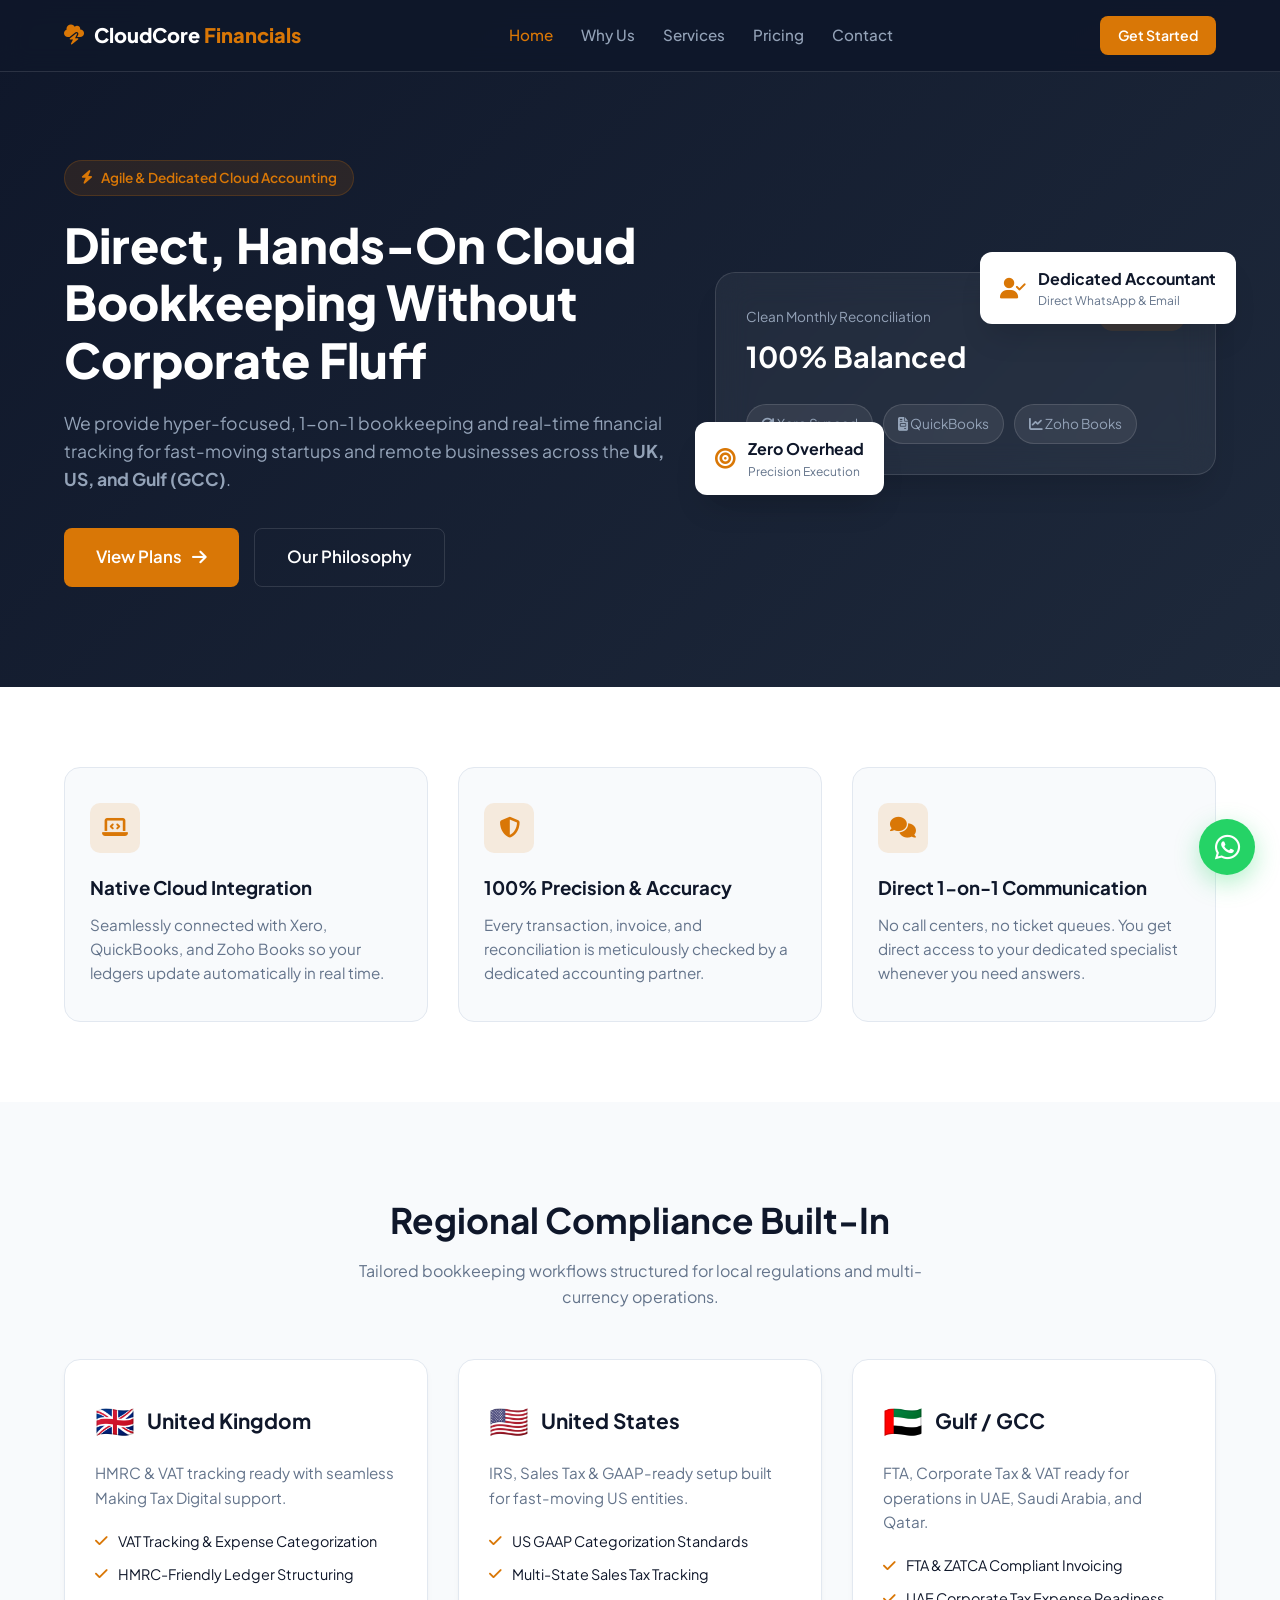
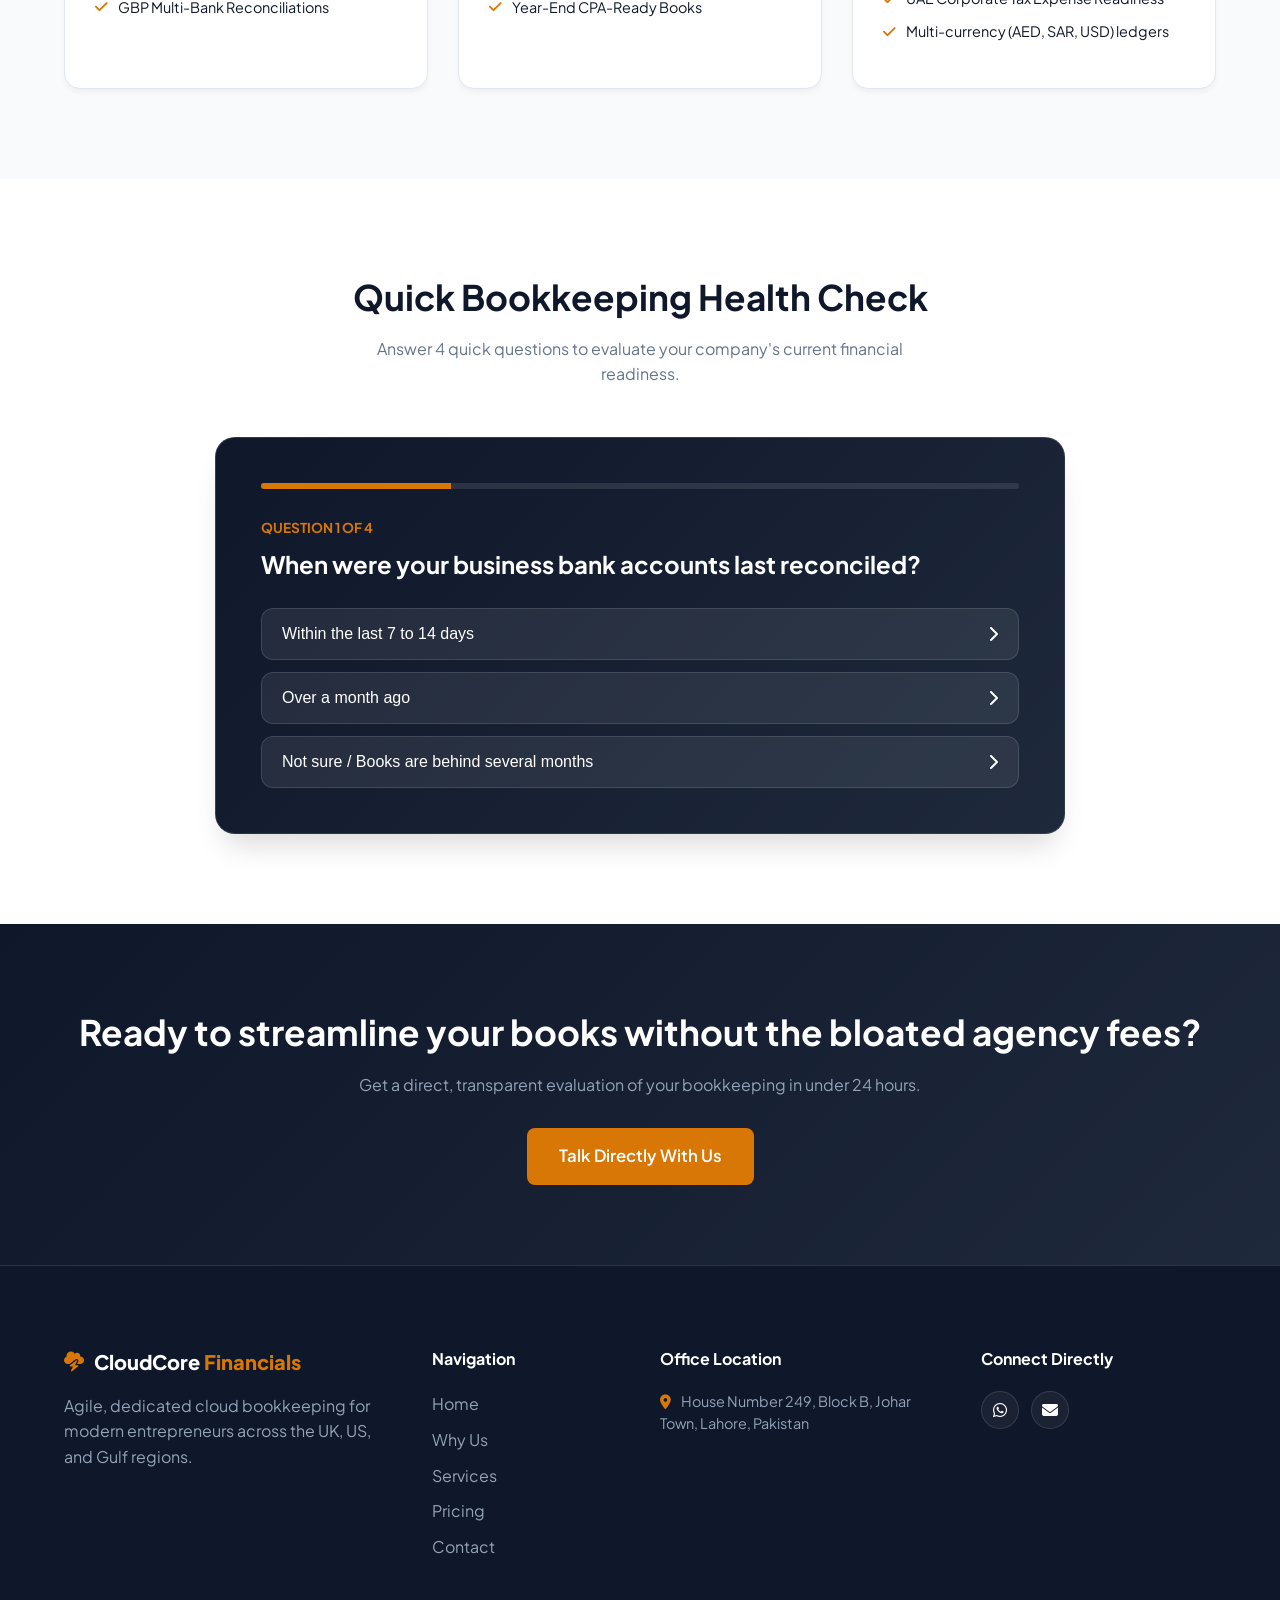
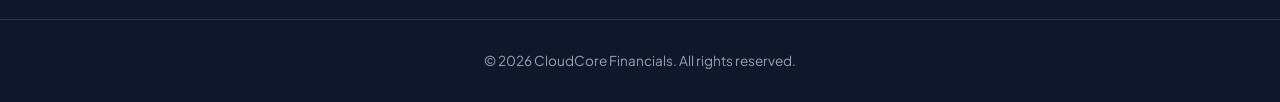
<file: index.html>
<!DOCTYPE html>
<html lang="en">
<head>
  <meta charset="UTF-8" />
  <meta name="viewport" content="width=device-width, initial-scale=1.0" />
  
  <!-- Primary SEO Meta Tags -->
  <title>CloudCore Financials | Modern Cloud Bookkeeping & Financial Services</title>
  <meta name="description" content="CloudCore Financials provides dedicated 1-on-1 cloud bookkeeping, monthly bank reconciliation, and real-time financial tracking for startups and remote businesses across the UK, US, and GCC." />
  <meta name="keywords" content="CloudCore Financials, cloud bookkeeping, accounting agency, Xero specialist, QuickBooks bookkeeping, Zoho Books accounting, HMRC VAT bookkeeping, US GAAP accounting, GCC corporate tax bookkeeping, virtual accountant Lahore" />
  <meta name="author" content="CloudCore Financials" />
  <meta name="robots" content="index, follow" />
  <link rel="canonical" href="https://cloudcorefinancials.com.pk/" />

  <!-- Favicon Links -->
  <link rel="icon" type="image/png" sizes="32x32" href="favicon.png" />
  <link rel="apple-touch-icon" href="favicon.png" />

  <!-- Open Graph / Facebook / LinkedIn / Instagram -->
  <meta property="og:type" content="website" />
  <meta property="og:url" content="https://cloudcorefinancials.com.pk/" />
  <meta property="og:title" content="CloudCore Financials | Modern Cloud Bookkeeping & Financials" />
  <meta property="og:description" content="Agile, dedicated cloud bookkeeping and real-time financial tracking for startups and remote businesses across the UK, US, and Gulf (GCC)." />
  <meta property="og:site_name" content="CloudCore Financials" />

  <!-- Twitter Meta Tags -->
  <meta name="twitter:card" content="summary_large_image" />
  <meta name="twitter:title" content="CloudCore Financials | Modern Cloud Bookkeeping & Financials" />
  <meta name="twitter:description" content="Dedicated 1-on-1 cloud bookkeeping for UK, US, and GCC entities. Xero, QuickBooks & Zoho Books specialists." />

  <!-- Structured Data / Google Schema -->
  <script type="application/ld+json">
  {
    "@context": "https://schema.org",
    "@type": "AccountingService",
    "name": "CloudCore Financials",
    "url": "https://cloudcorefinancials.com.pk/",
    "logo": "https://cloudcorefinancials.com.pk/logo.png",
    "description": "Agile, hyper-focused 1-on-1 cloud bookkeeping and real-time financial tracking for businesses across the UK, US, and GCC.",
    "address": {
      "@type": "PostalAddress",
      "streetAddress": "House Number 249, Block B, Johar Town",
      "addressLocality": "Lahore",
      "addressCountry": "PK"
    },
    "telephone": "+923376023008",
    "email": "contact@cloudcorefinancials.com.pk",
    "priceRange": "$$"
  }
  </script>

  <!-- Fonts & Styles -->
  <link rel="preconnect" href="https://fonts.googleapis.com" />
  <link rel="preconnect" href="https://fonts.gstatic.com" crossorigin />
  <link href="https://fonts.googleapis.com/css2?family=Plus+Jakarta+Sans:wght@400;500;600;700;800&display=swap" rel="stylesheet" />
  <link rel="stylesheet" href="https://cdnjs.cloudflare.com/ajax/libs/font-awesome/6.4.0/css/all.min.css" />
  <link rel="stylesheet" href="styles.css" />
</head>
<body>

  <!-- Shared Header -->
  <header class="navbar" id="navbar">
    <div class="container nav-container">
      <a href="/" class="logo">
        <i class="fa-solid fa-cloud-bolt logo-icon"></i>
        <span>CloudCore<span class="logo-accent"> Financials</span></span>
      </a>

      <nav class="nav-links" id="navLinks">
        <a href="/" class="nav-link active">Home</a>
        <a href="why-us.html" class="nav-link">Why Us</a>
        <a href="services.html" class="nav-link">Services</a>
        <a href="pricing.html" class="nav-link">Pricing</a>
        <a href="contact.html" class="nav-link">Contact</a>
      </nav>

      <div class="nav-cta">
        <a href="contact.html" class="btn btn-copper btn-sm">Get Started</a>
        <button class="mobile-toggle" id="mobileToggle" aria-label="Toggle navigation menu">
          <i class="fa-solid fa-bars"></i>
        </button>
      </div>
    </div>
  </header>

  <!-- Hero Section -->
  <section class="hero" id="hero">
    <div class="container hero-grid">
      <div class="hero-text">
        <div class="badge">
          <i class="fa-solid fa-bolt"></i> Agile & Dedicated Cloud Accounting
        </div>
        <h1>Direct, Hands-On Cloud Bookkeeping Without Corporate Fluff</h1>
        <p class="hero-sub">
          We provide hyper-focused, 1-on-1 bookkeeping and real-time financial tracking for fast-moving startups and remote businesses across the <strong>UK, US, and Gulf (GCC)</strong>.
        </p>
        <div class="hero-btns">
          <a href="pricing.html" class="btn btn-copper btn-lg">View Plans <i class="fa-solid fa-arrow-right"></i></a>
          <a href="why-us.html" class="btn btn-outline btn-lg">Our Philosophy</a>
        </div>
      </div>

      <div class="hero-visual">
        <div class="glass-card main-dash">
          <div class="dash-header">
            <div>
              <span class="dash-label">Clean Monthly Reconciliation</span>
              <h3 class="dash-value">100% Balanced</h3>
            </div>
            <span class="badge-copper"><i class="fa-solid fa-check"></i> Verified</span>
          </div>
          <div class="integrations-pills">
            <span class="pill"><i class="fa-solid fa-arrows-rotate"></i> Xero Synced</span>
            <span class="pill"><i class="fa-solid fa-file-invoice"></i> QuickBooks</span>
            <span class="pill"><i class="fa-solid fa-chart-line"></i> Zoho Books</span>
          </div>
        </div>

        <div class="floating-card float-1">
          <i class="fa-solid fa-user-check float-icon"></i>
          <div>
            <strong>Dedicated Accountant</strong>
            <small>Direct WhatsApp & Email</small>
          </div>
        </div>

        <div class="floating-card float-2">
          <i class="fa-solid fa-bullseye float-icon"></i>
          <div>
            <strong>Zero Overhead</strong>
            <small>Precision Execution</small>
          </div>
        </div>
      </div>
    </div>
  </section>

  <!-- Value Highlights -->
  <section class="value-highlights">
    <div class="container">
      <div class="grid-3">
        <div class="value-card">
          <div class="value-icon"><i class="fa-solid fa-laptop-code"></i></div>
          <h3>Native Cloud Integration</h3>
          <p>Seamlessly connected with Xero, QuickBooks, and Zoho Books so your ledgers update automatically in real time.</p>
        </div>
        <div class="value-card">
          <div class="value-icon"><i class="fa-solid fa-shield-halved"></i></div>
          <h3>100% Precision & Accuracy</h3>
          <p>Every transaction, invoice, and reconciliation is meticulously checked by a dedicated accounting partner.</p>
        </div>
        <div class="value-card">
          <div class="value-icon"><i class="fa-solid fa-comments"></i></div>
          <h3>Direct 1-on-1 Communication</h3>
          <p>No call centers, no ticket queues. You get direct access to your dedicated specialist whenever you need answers.</p>
        </div>
      </div>
    </div>
  </section>

  <!-- Region Support Cards -->
  <section class="regions-section">
    <div class="container">
      <div class="section-header text-center">
        <h2>Regional Compliance Built-In</h2>
        <p>Tailored bookkeeping workflows structured for local regulations and multi-currency operations.</p>
      </div>

      <div class="grid-3">
        <!-- UK Card -->
        <div class="region-card">
          <div class="flag-header">
            <span class="flag">🇬🇧</span>
            <h3>United Kingdom</h3>
          </div>
          <p class="region-desc">HMRC & VAT tracking ready with seamless Making Tax Digital support.</p>
          <ul class="feature-list">
            <li><i class="fa-solid fa-check"></i> VAT Tracking & Expense Categorization</li>
            <li><i class="fa-solid fa-check"></i> HMRC-Friendly Ledger Structuring</li>
            <li><i class="fa-solid fa-check"></i> GBP Multi-Bank Reconciliations</li>
          </ul>
        </div>

        <!-- US Card -->
        <div class="region-card">
          <div class="flag-header">
            <span class="flag">🇺🇸</span>
            <h3>United States</h3>
          </div>
          <p class="region-desc">IRS, Sales Tax & GAAP-ready setup built for fast-moving US entities.</p>
          <ul class="feature-list">
            <li><i class="fa-solid fa-check"></i> US GAAP Categorization Standards</li>
            <li><i class="fa-solid fa-check"></i> Multi-State Sales Tax Tracking</li>
            <li><i class="fa-solid fa-check"></i> Year-End CPA-Ready Books</li>
          </ul>
        </div>

        <!-- GCC Card -->
        <div class="region-card">
          <div class="flag-header">
            <span class="flag">🇦🇪</span>
            <h3>Gulf / GCC</h3>
          </div>
          <p class="region-desc">FTA, Corporate Tax & VAT ready for operations in UAE, Saudi Arabia, and Qatar.</p>
          <ul class="feature-list">
            <li><i class="fa-solid fa-check"></i> FTA & ZATCA Compliant Invoicing</li>
            <li><i class="fa-solid fa-check"></i> UAE Corporate Tax Expense Readiness</li>
            <li><i class="fa-solid fa-check"></i> Multi-currency (AED, SAR, USD) ledgers</li>
          </ul>
        </div>
      </div>
    </div>
  </section>

  <!-- Bookkeeping Health Check Quiz -->
  <section class="quiz-section">
    <div class="container">
      <div class="section-header text-center">
        <h2>Quick Bookkeeping Health Check</h2>
        <p>Answer 4 quick questions to evaluate your company's current financial readiness.</p>
      </div>

      <div class="quiz-card">
        <div class="quiz-progress-bar">
          <div class="quiz-progress-fill" id="quizProgress"></div>
        </div>

        <!-- Question 1 -->
        <div class="quiz-step active" data-step="1">
          <span style="color: var(--copper-primary); font-weight: 700; font-size: 0.85rem;">QUESTION 1 OF 4</span>
          <h3 style="font-size: 1.5rem; margin-top: 5px;">When were your business bank accounts last reconciled?</h3>
          <div class="quiz-options">
            <button class="quiz-opt-btn" onclick="answerQuiz(1, 25)">
              Within the last 7 to 14 days <i class="fa-solid fa-chevron-right"></i>
            </button>
            <button class="quiz-opt-btn" onclick="answerQuiz(1, 15)">
              Over a month ago <i class="fa-solid fa-chevron-right"></i>
            </button>
            <button class="quiz-opt-btn" onclick="answerQuiz(1, 5)">
              Not sure / Books are behind several months <i class="fa-solid fa-chevron-right"></i>
            </button>
          </div>
        </div>

        <!-- Question 2 -->
        <div class="quiz-step" data-step="2">
          <span style="color: var(--copper-primary); font-weight: 700; font-size: 0.85rem;">QUESTION 2 OF 4</span>
          <h3 style="font-size: 1.5rem; margin-top: 5px;">How do you track software receipts & business expenses?</h3>
          <div class="quiz-options">
            <button class="quiz-opt-btn" onclick="answerQuiz(2, 25)">
              Digital app matching receipts automatically (Dext / Hubdoc / Cloud) <i class="fa-solid fa-chevron-right"></i>
            </button>
            <button class="quiz-opt-btn" onclick="answerQuiz(2, 15)">
              Saved manually in email folders or Drive <i class="fa-solid fa-chevron-right"></i>
            </button>
            <button class="quiz-opt-btn" onclick="answerQuiz(2, 5)">
              No central system / Shoebox of physical paper receipts <i class="fa-solid fa-chevron-right"></i>
            </button>
          </div>
        </div>

        <!-- Question 3 -->
        <div class="quiz-step" data-step="3">
          <span style="color: var(--copper-primary); font-weight: 700; font-size: 0.85rem;">QUESTION 3 OF 4</span>
          <h3 style="font-size: 1.5rem; margin-top: 5px;">Do you receive monthly Profit & Loss and Balance Sheet statements?</h3>
          <div class="quiz-options">
            <button class="quiz-opt-btn" onclick="answerQuiz(3, 25)">
              Yes, regularly delivered by the 10th of every month <i class="fa-solid fa-chevron-right"></i>
            </button>
            <button class="quiz-opt-btn" onclick="answerQuiz(3, 10)">
              Only once a year during tax season <i class="fa-solid fa-chevron-right"></i>
            </button>
            <button class="quiz-opt-btn" onclick="answerQuiz(3, 0)">
              Never receive formal financial statements <i class="fa-solid fa-chevron-right"></i>
            </button>
          </div>
        </div>

        <!-- Question 4 -->
        <div class="quiz-step" data-step="4">
          <span style="color: var(--copper-primary); font-weight: 700; font-size: 0.85rem;">QUESTION 4 OF 4</span>
          <h3 style="font-size: 1.5rem; margin-top: 5px;">Are your accounts structured for your local tax regulations (VAT / IRS / Corporate Tax)?</h3>
          <div class="quiz-options">
            <button class="quiz-opt-btn" onclick="answerQuiz(4, 25)">
              Yes, fully categorized & tax compliant <i class="fa-solid fa-chevron-right"></i>
            </button>
            <button class="quiz-opt-btn" onclick="answerQuiz(4, 10)">
              Partially, but we always rush at year-end <i class="fa-solid fa-chevron-right"></i>
            </button>
            <button class="quiz-opt-btn" onclick="answerQuiz(4, 5)">
              Unsure about regional tax compliance rules <i class="fa-solid fa-chevron-right"></i>
            </button>
          </div>
        </div>

        <!-- Results Screen -->
        <div class="quiz-step text-center" data-step="results">
          <span style="color: var(--copper-primary); font-weight: 700; font-size: 0.85rem;">DIAGNOSTIC COMPLETE</span>
          <h3 style="font-size: 1.8rem; margin-top: 5px;">Your Bookkeeping Health Score</h3>
          <div class="quiz-score-badge" id="quizScoreText">85%</div>
          <p id="quizSummaryText" style="color: var(--text-light); max-width: 550px; margin: 0 auto 25px;">
            Your books are in fair shape, but automated monthly reconciliations could save you significant time and protect your tax readiness.
          </p>
          <a href="#" id="quizWhatsappLink" target="_blank" class="btn btn-whatsapp btn-lg">
            <i class="fa-brands fa-whatsapp"></i> Share Score & Get Free 10-Min Review
          </a>
        </div>
      </div>
    </div>
  </section>

  <!-- CTA Banner -->
  <section class="cta-banner">
    <div class="container text-center">
      <h2>Ready to streamline your books without the bloated agency fees?</h2>
      <p>Get a direct, transparent evaluation of your bookkeeping in under 24 hours.</p>
      <a href="contact.html" class="btn btn-copper btn-lg">Talk Directly With Us</a>
    </div>
  </section>

  <!-- Shared Footer -->
  <footer class="footer">
    <div class="container footer-grid">
      <div class="footer-col">
        <a href="/" class="logo footer-logo">
          <i class="fa-solid fa-cloud-bolt logo-icon"></i>
          <span>CloudCore<span class="logo-accent"> Financials</span></span>
        </a>
        <p>Agile, dedicated cloud bookkeeping for modern entrepreneurs across the UK, US, and Gulf regions.</p>
      </div>

      <div class="footer-col">
        <h4>Navigation</h4>
        <ul>
          <li><a href="/">Home</a></li>
          <li><a href="why-us.html">Why Us</a></li>
          <li><a href="services.html">Services</a></li>
          <li><a href="pricing.html">Pricing</a></li>
          <li><a href="contact.html">Contact</a></li>
        </ul>
      </div>

      <div class="footer-col">
        <h4>Office Location</h4>
        <p class="office-addr">
          <i class="fa-solid fa-location-dot"></i> House Number 249, Block B, Johar Town, Lahore, Pakistan
        </p>
      </div>

      <div class="footer-col">
        <h4>Connect Directly</h4>
        <div class="social-links">
          <a href="https://wa.me/923376023008" target="_blank" rel="noopener noreferrer" aria-label="WhatsApp"><i class="fa-brands fa-whatsapp"></i></a>
          <a href="mailto:contact@cloudcorefinancials.com.pk" aria-label="Email"><i class="fa-solid fa-envelope"></i></a>
        </div>
      </div>
    </div>

    <div class="footer-bottom text-center">
      <p>&copy; <span id="currentYear"></span> CloudCore Financials. All rights reserved.</p>
    </div>
  </footer>

  <!-- Floating WhatsApp Action Button -->
  <a href="https://wa.me/923376023008?text=Hello%20CloudCore%20Financials,%20I'd%20like%20to%20discuss%20bookkeeping%20services." 
     class="whatsapp-float" 
     target="_blank" 
     rel="noopener noreferrer" 
     aria-label="Chat on WhatsApp">
    <i class="fa-brands fa-whatsapp"></i>
  </a>

  <script src="script.js"></script>
</body>
</html>
</file>
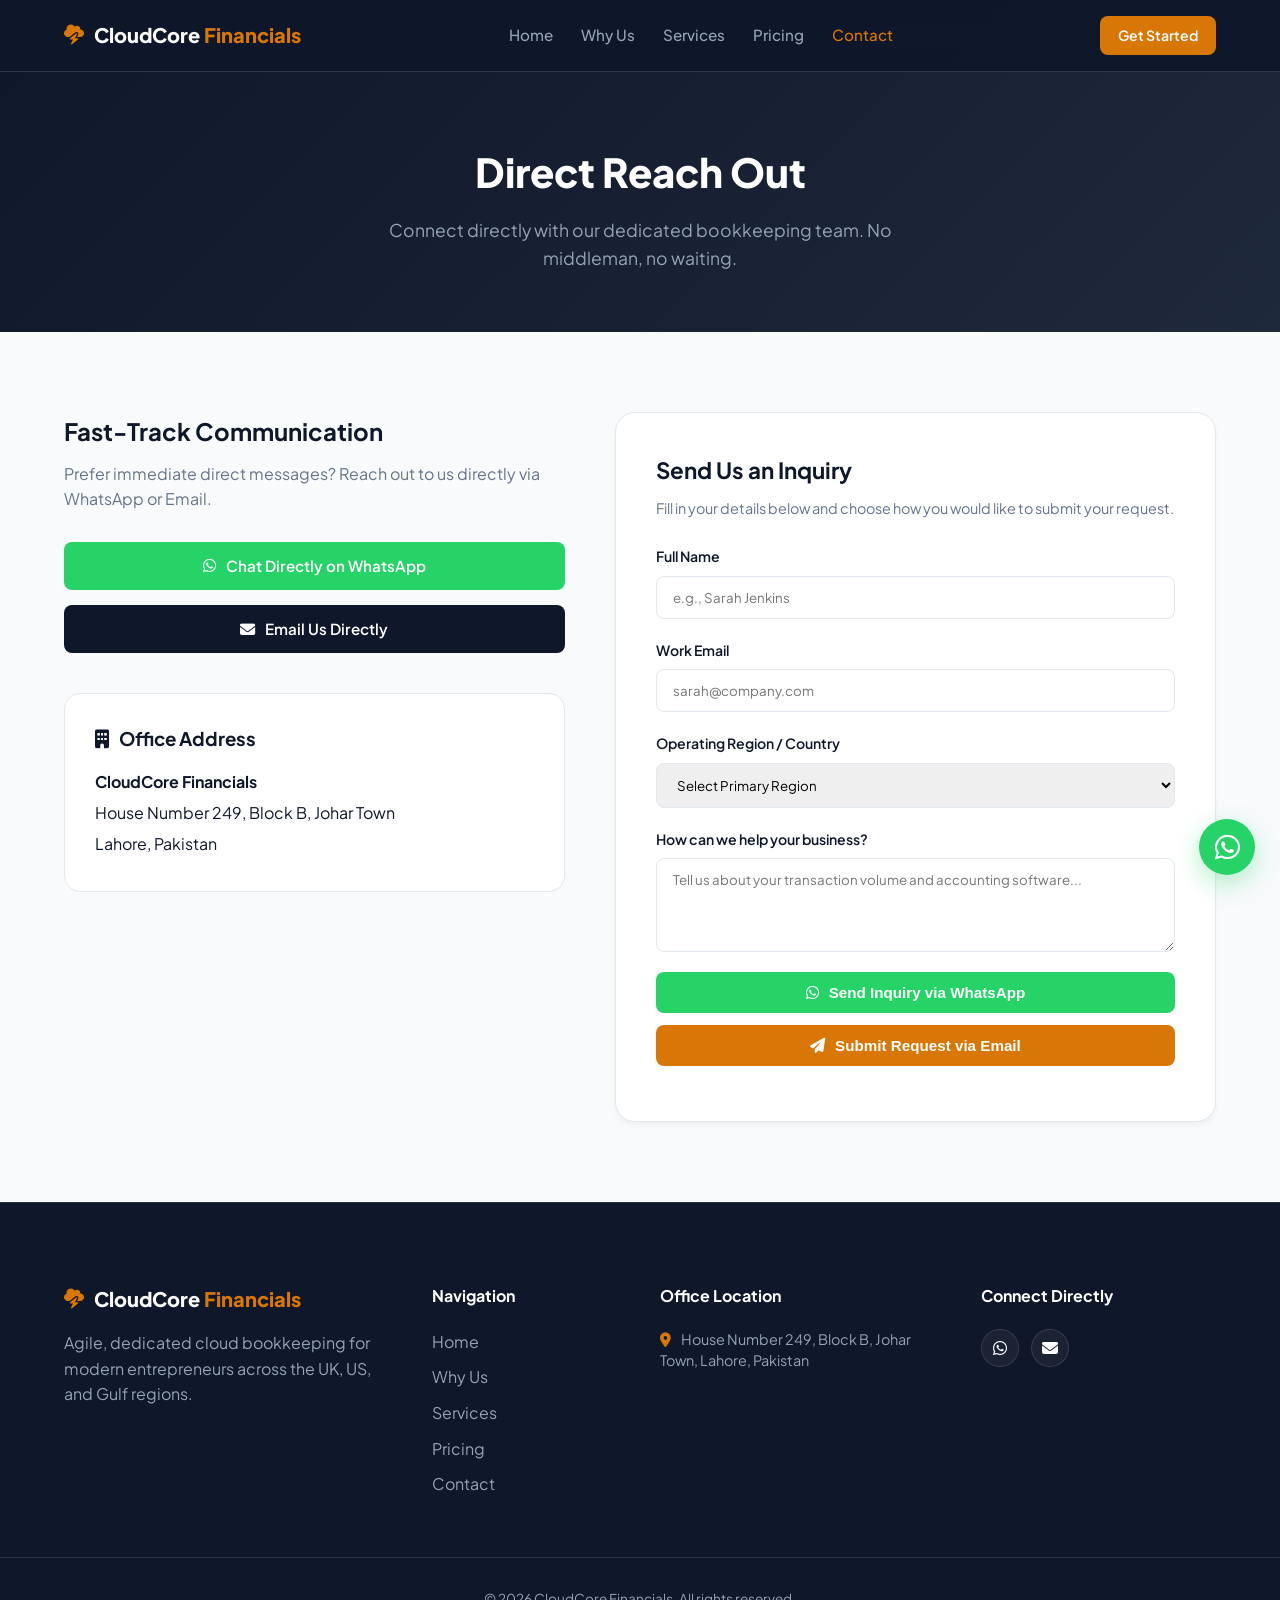
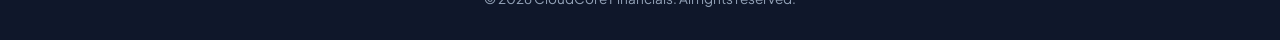
<file: contact.html>
<!DOCTYPE html>
<html lang="en">
<head>
  <meta charset="UTF-8" />
  <meta name="viewport" content="width=device-width, initial-scale=1.0" />
  <title>Contact | CloudCore Financials</title>

  <!-- Favicon Links -->
  <link rel="icon" type="image/png" sizes="32x32" href="favicon.png" />
  <link rel="apple-touch-icon" href="favicon.png" />

  <!-- Fonts & Styles -->
  <link rel="preconnect" href="https://fonts.googleapis.com" />
  <link rel="preconnect" href="https://fonts.gstatic.com" crossorigin />
  <link href="https://fonts.googleapis.com/css2?family=Plus+Jakarta+Sans:wght@400;500;600;700;800&display=swap" rel="stylesheet" />
  <link rel="stylesheet" href="https://cdnjs.cloudflare.com/ajax/libs/font-awesome/6.4.0/css/all.min.css" />
  <link rel="stylesheet" href="styles.css" />
</head>
<body>

  <!-- Shared Header -->
  <header class="navbar" id="navbar">
    <div class="container nav-container">
      <a href="/" class="logo">
        <i class="fa-solid fa-cloud-bolt logo-icon"></i>
        <span>CloudCore<span class="logo-accent"> Financials</span></span>
      </a>

      <nav class="nav-links" id="navLinks">
        <a href="/" class="nav-link">Home</a>
        <a href="why-us.html" class="nav-link">Why Us</a>
        <a href="services.html" class="nav-link">Services</a>
        <a href="pricing.html" class="nav-link">Pricing</a>
        <a href="contact.html" class="nav-link active">Contact</a>
      </nav>

      <div class="nav-cta">
        <a href="contact.html" class="btn btn-copper btn-sm">Get Started</a>
        <button class="mobile-toggle" id="mobileToggle" aria-label="Toggle navigation menu">
          <i class="fa-solid fa-bars"></i>
        </button>
      </div>
    </div>
  </header>

  <!-- Page Banner -->
  <section class="page-banner">
    <div class="container">
      <h1>Direct Reach Out</h1>
      <p>Connect directly with our dedicated bookkeeping team. No middleman, no waiting.</p>
    </div>
  </section>

  <!-- Contact Section -->
  <section class="contact-section">
    <div class="container contact-grid">
      
      <!-- Direct Communication Options -->
      <div class="contact-info">
        <h2>Fast-Track Communication</h2>
        <p>Prefer immediate direct messages? Reach out to us directly via WhatsApp or Email.</p>

        <div class="direct-buttons">
          <a href="https://wa.me/923376023008?text=Hello%20CloudCore%20Financials,%20I'd%20like%20to%20discuss%20bookkeeping%20services." target="_blank" class="btn btn-whatsapp btn-full">
            <i class="fa-brands fa-whatsapp"></i> Chat Directly on WhatsApp
          </a>

          <a href="mailto:contact@cloudcorefinancials.com.pk" class="btn btn-email btn-full">
            <i class="fa-solid fa-envelope"></i> Email Us Directly
          </a>
        </div>

        <div class="office-box">
          <h3><i class="fa-solid fa-building"></i> Office Address</h3>
          <p><strong>CloudCore Financials</strong></p>
          <p>House Number 249, Block B, Johar Town</p>
          <p>Lahore, Pakistan</p>
        </div>
      </div>

      <!-- Contact Form -->
      <div class="contact-form-card">
        <h3>Send Us an Inquiry</h3>
        <p>Fill in your details below and choose how you would like to submit your request.</p>

        <form id="contactForm" action="https://api.web3forms.com/submit" method="POST" class="contact-form">
          <!-- Web3Forms Configuration -->
          <input type="hidden" name="access_key" value="4550a2cc-e5e0-46b9-a227-9091d10dfcad" />
          <input type="hidden" name="subject" value="New Lead: CloudCore Financials Website Inquiry" />
          <input type="hidden" name="from_name" value="CloudCore Web Portal" />
          <input type="hidden" name="replyto" value="contact@cloudcorefinancials.com.pk" />

          <div class="form-group">
            <label for="fullName">Full Name</label>
            <input type="text" id="fullName" name="name" placeholder="e.g., Sarah Jenkins" required />
          </div>

          <div class="form-group">
            <label for="email">Work Email</label>
            <input type="email" id="email" name="email" placeholder="sarah@company.com" required />
          </div>

          <div class="form-group">
            <label for="country">Operating Region / Country</label>
            <select id="country" name="region" required>
              <option value="" disabled selected>Select Primary Region</option>
              <option value="UK">United Kingdom</option>
              <option value="US">United States</option>
              <option value="GCC">Gulf / GCC (UAE, KSA, Qatar)</option>
              <option value="Other">Other International</option>
            </select>
          </div>

          <div class="form-group">
            <label for="message">How can we help your business?</label>
            <textarea id="message" name="message" rows="4" placeholder="Tell us about your transaction volume and accounting software..." required></textarea>
          </div>

          <!-- Dual Action Buttons -->
          <div style="display: flex; flex-direction: column; gap: 12px;">
            <button type="button" id="sendWhatsAppBtn" class="btn btn-whatsapp btn-full">
              <i class="fa-brands fa-whatsapp"></i> Send Inquiry via WhatsApp
            </button>
            <button type="submit" class="btn btn-copper btn-full">
              <i class="fa-solid fa-paper-plane"></i> Submit Request via Email
            </button>
          </div>

          <div id="formResponse" class="form-response"></div>
        </form>
      </div>

    </div>
  </section>

  <!-- Shared Footer -->
  <footer class="footer">
    <div class="container footer-grid">
      <div class="footer-col">
        <a href="/" class="logo footer-logo">
          <i class="fa-solid fa-cloud-bolt logo-icon"></i>
          <span>CloudCore<span class="logo-accent"> Financials</span></span>
        </a>
        <p>Agile, dedicated cloud bookkeeping for modern entrepreneurs across the UK, US, and Gulf regions.</p>
      </div>

      <div class="footer-col">
        <h4>Navigation</h4>
        <ul>
          <li><a href="/">Home</a></li>
          <li><a href="why-us.html">Why Us</a></li>
          <li><a href="services.html">Services</a></li>
          <li><a href="pricing.html">Pricing</a></li>
          <li><a href="contact.html">Contact</a></li>
        </ul>
      </div>

      <div class="footer-col">
        <h4>Office Location</h4>
        <p class="office-addr">
          <i class="fa-solid fa-location-dot"></i> House Number 249, Block B, Johar Town, Lahore, Pakistan
        </p>
      </div>

      <div class="footer-col">
        <h4>Connect Directly</h4>
        <div class="social-links">
          <a href="https://wa.me/923376023008" target="_blank" rel="noopener noreferrer" aria-label="WhatsApp"><i class="fa-brands fa-whatsapp"></i></a>
          <a href="mailto:contact@cloudcorefinancials.com.pk" aria-label="Email"><i class="fa-solid fa-envelope"></i></a>
        </div>
      </div>
    </div>

    <div class="footer-bottom text-center">
      <p>&copy; <span id="currentYear"></span> CloudCore Financials. All rights reserved.</p>
    </div>
  </footer>

  <!-- Floating WhatsApp Action Button -->
  <a href="https://wa.me/923376023008?text=Hello%20CloudCore%20Financials,%20I'd%20like%20to%20discuss%20bookkeeping%20services." 
     class="whatsapp-float" 
     target="_blank" 
     rel="noopener noreferrer" 
     aria-label="Chat on WhatsApp">
    <i class="fa-brands fa-whatsapp"></i>
  </a>

  <script src="script.js"></script>
</body>
</html>
</file>
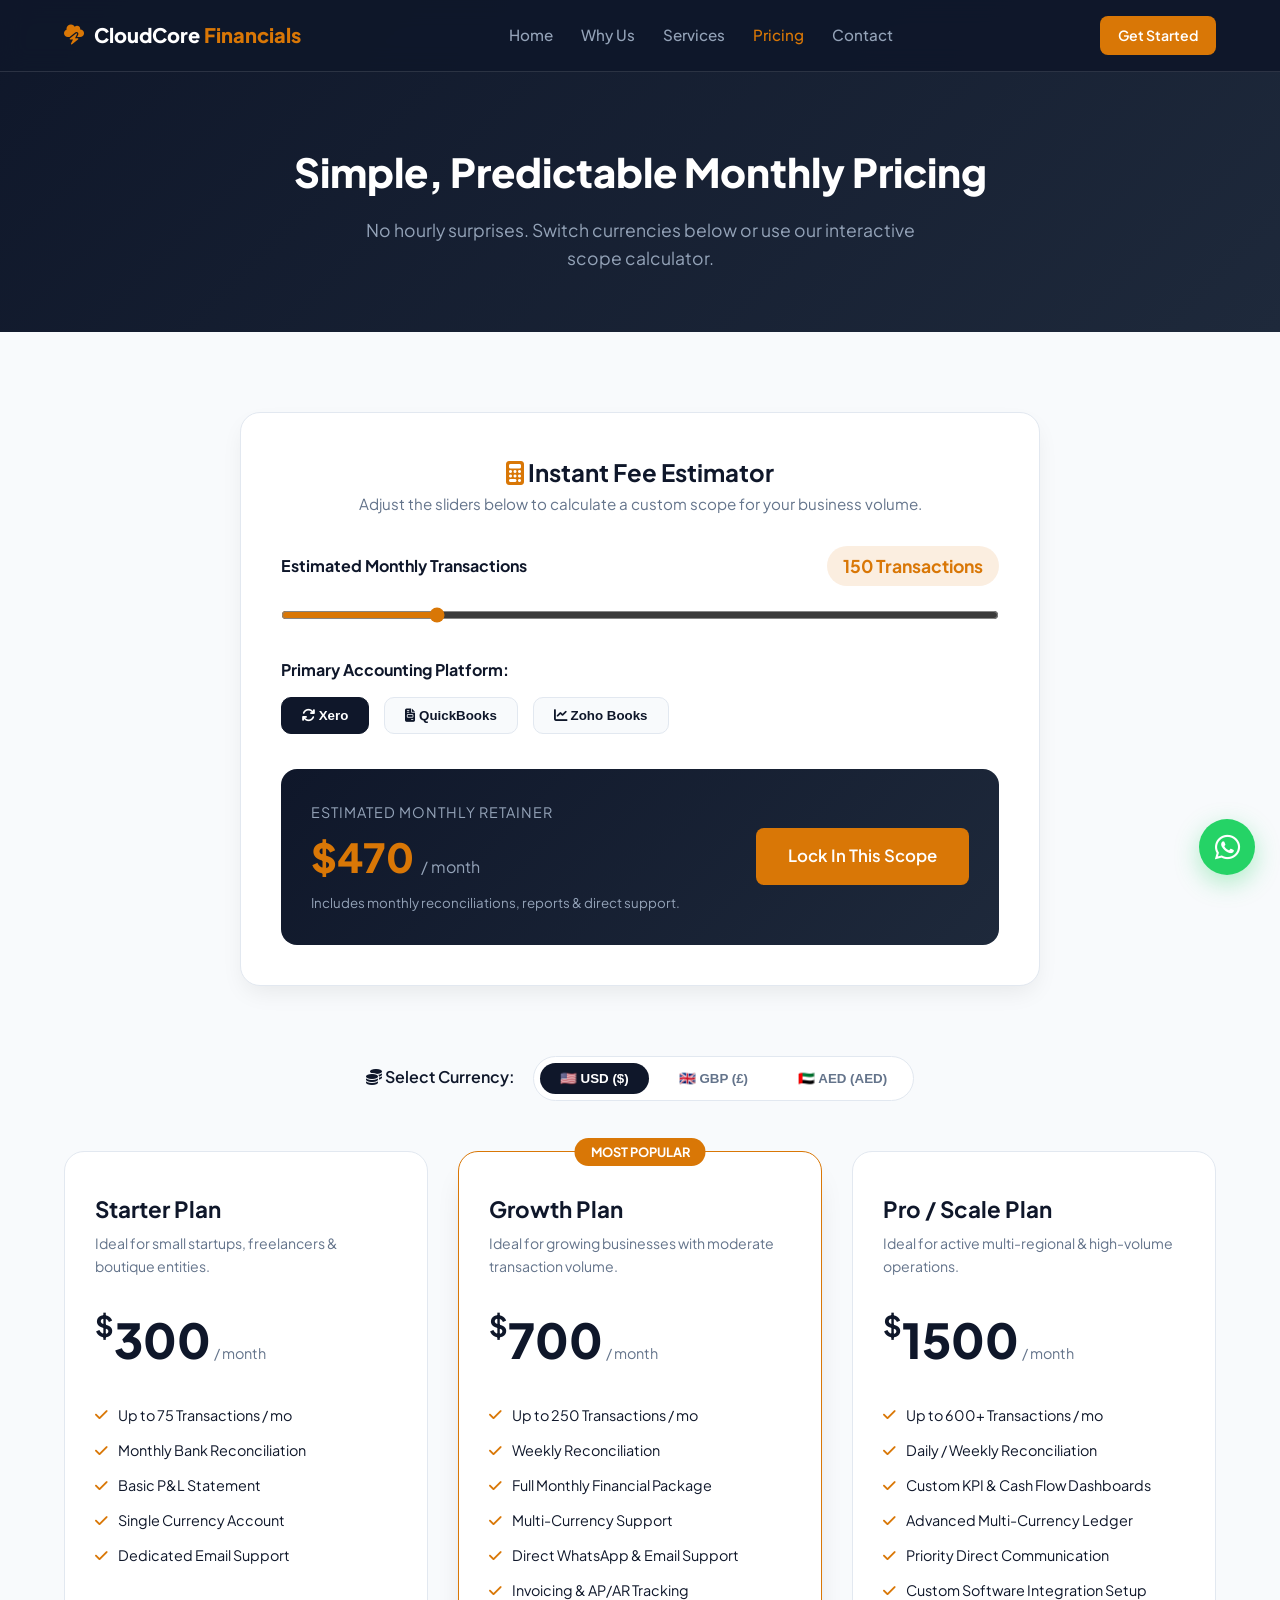
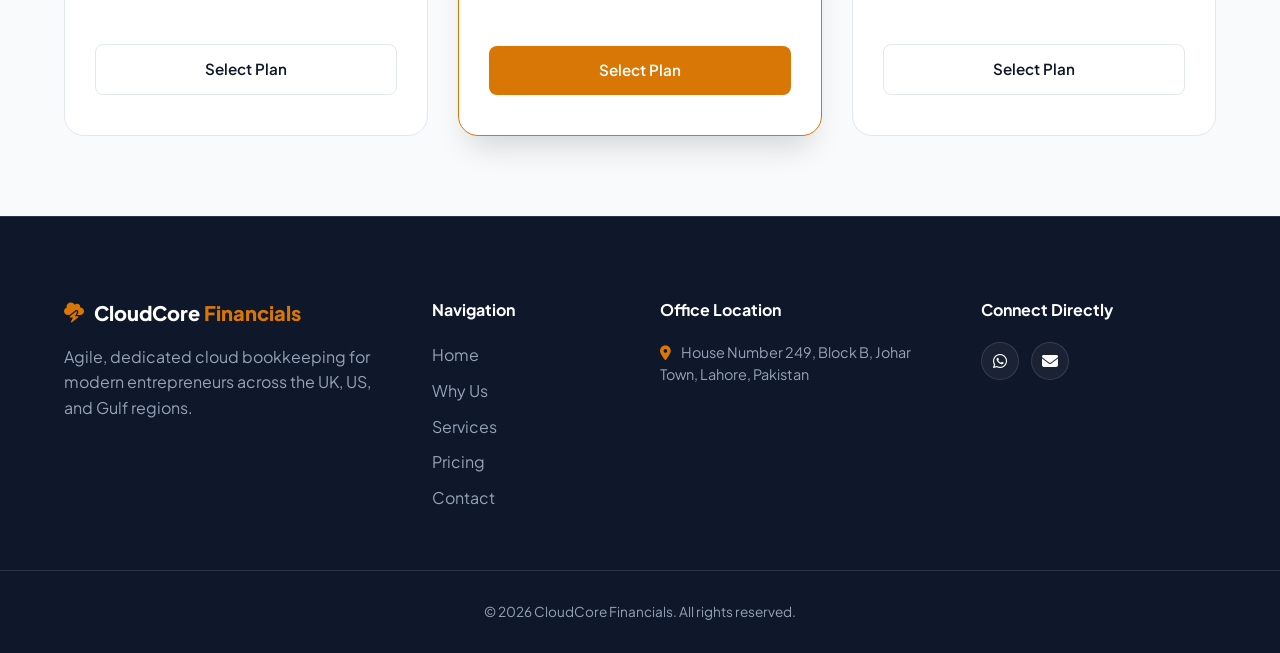
<file: pricing.html>
<!DOCTYPE html>
<html lang="en">
<head>
  <meta charset="UTF-8" />
  <meta name="viewport" content="width=device-width, initial-scale=1.0" />
  <title>Pricing | CloudCore Financials</title>

  <!-- Favicon Links -->
  <link rel="icon" type="image/png" sizes="32x32" href="favicon.png" />
  <link rel="apple-touch-icon" href="favicon.png" />

  <!-- Fonts & Styles -->
  <link rel="preconnect" href="https://fonts.googleapis.com" />
  <link rel="preconnect" href="https://fonts.gstatic.com" crossorigin />
  <link href="https://fonts.googleapis.com/css2?family=Plus+Jakarta+Sans:wght@400;500;600;700;800&display=swap" rel="stylesheet" />
  <link rel="stylesheet" href="https://cdnjs.cloudflare.com/ajax/libs/font-awesome/6.4.0/css/all.min.css" />
  <link rel="stylesheet" href="styles.css" />
</head>
<body>

  <!-- Shared Header -->
  <header class="navbar" id="navbar">
    <div class="container nav-container">
      <a href="/" class="logo">
        <i class="fa-solid fa-cloud-bolt logo-icon"></i>
        <span>CloudCore<span class="logo-accent"> Financials</span></span>
      </a>

      <nav class="nav-links" id="navLinks">
        <a href="/" class="nav-link">Home</a>
        <a href="why-us.html" class="nav-link">Why Us</a>
        <a href="services.html" class="nav-link">Services</a>
        <a href="pricing.html" class="nav-link active">Pricing</a>
        <a href="contact.html" class="nav-link">Contact</a>
      </nav>

      <div class="nav-cta">
        <a href="contact.html" class="btn btn-copper btn-sm">Get Started</a>
        <button class="mobile-toggle" id="mobileToggle" aria-label="Toggle navigation menu">
          <i class="fa-solid fa-bars"></i>
        </button>
      </div>
    </div>
  </header>

  <!-- Page Banner -->
  <section class="page-banner">
    <div class="container">
      <h1>Simple, Predictable Monthly Pricing</h1>
      <p>No hourly surprises. Switch currencies below or use our interactive scope calculator.</p>
    </div>
  </section>

  <!-- Currency Switcher & Pricing Section -->
  <section class="pricing-section">
    <div class="container">
      
      <!-- Interactive Scope Calculator -->
      <div class="calculator-box">
        <div class="text-center">
          <h2><i class="fa-solid fa-calculator logo-icon"></i> Instant Fee Estimator</h2>
          <p style="color: var(--text-muted); font-size: 0.95rem;">
            Adjust the sliders below to calculate a custom scope for your business volume.
          </p>
        </div>

        <!-- Slider: Monthly Transactions -->
        <div class="calc-slider-group">
          <div class="calc-slider-header">
            <span>Estimated Monthly Transactions</span>
            <span class="slider-val-badge" id="txCountDisplay">150 Transactions</span>
          </div>
          <input type="range" min="30" max="600" value="150" step="10" class="range-slider" id="txRangeInput" />
        </div>

        <!-- Software Choice Buttons -->
        <div style="margin-top: 25px;">
          <label style="font-weight: 700; color: var(--navy-dark); display: block; margin-bottom: 10px;">
            Primary Accounting Platform:
          </label>
          <div class="software-selection">
            <button type="button" class="sw-btn active" data-sw="Xero"><i class="fa-solid fa-arrows-rotate"></i> Xero</button>
            <button type="button" class="sw-btn" data-sw="QuickBooks"><i class="fa-solid fa-file-invoice"></i> QuickBooks</button>
            <button type="button" class="sw-btn" data-sw="Zoho"><i class="fa-solid fa-chart-line"></i> Zoho Books</button>
          </div>
        </div>

        <!-- Dynamic Output Box -->
        <div class="calc-output-box">
          <div>
            <span style="color: var(--text-light); font-size: 0.9rem; text-transform: uppercase; letter-spacing: 1px;">
              Estimated Monthly Retainer
            </span>
            <div class="calc-price-display">
              <span id="calcSymbol">$</span><span id="calcPriceVal">470</span>
              <span style="font-size: 1rem; color: var(--text-light); font-weight: 400;"> / month</span>
            </div>
            <small style="color: var(--text-light);">Includes monthly reconciliations, reports & direct support.</small>
          </div>
          <a href="contact.html" id="calcCtaBtn" class="btn btn-copper btn-lg">Lock In This Scope</a>
        </div>
      </div>

      <!-- Currency Switcher Control -->
      <div class="currency-switcher-container text-center">
        <label for="currencySelector" class="currency-label"><i class="fa-solid fa-coins"></i> Select Currency:</label>
        <div class="currency-buttons">
          <button class="curr-btn active" data-curr="USD">🇺🇸 USD ($)</button>
          <button class="curr-btn" data-curr="GBP">🇬🇧 GBP (£)</button>
          <button class="curr-btn" data-curr="AED">🇦🇪 AED (AED)</button>
        </div>
      </div>

      <!-- Pricing Cards Grid -->
      <div class="grid-3 pricing-grid">
        
        <!-- Starter Plan -->
        <div class="pricing-card">
          <div class="plan-header">
            <h3>Starter Plan</h3>
            <p>Ideal for small startups, freelancers & boutique entities.</p>
          </div>
          <div class="plan-price">
            <span class="curr-symbol">$</span><span class="price-val" data-usd="300">300</span>
            <span class="price-period">/ month</span>
          </div>
          <ul class="plan-features">
            <li><i class="fa-solid fa-check"></i> Up to 75 Transactions / mo</li>
            <li><i class="fa-solid fa-check"></i> Monthly Bank Reconciliation</li>
            <li><i class="fa-solid fa-check"></i> Basic P&L Statement</li>
            <li><i class="fa-solid fa-check"></i> Single Currency Account</li>
            <li><i class="fa-solid fa-check"></i> Dedicated Email Support</li>
          </ul>
          <a href="contact.html" class="btn btn-outline-dark btn-full">Select Plan</a>
        </div>

        <!-- Growth Plan (Featured) -->
        <div class="pricing-card featured">
          <div class="popular-badge">Most Popular</div>
          <div class="plan-header">
            <h3>Growth Plan</h3>
            <p>Ideal for growing businesses with moderate transaction volume.</p>
          </div>
          <div class="plan-price">
            <span class="curr-symbol">$</span><span class="price-val" data-usd="700">700</span>
            <span class="price-period">/ month</span>
          </div>
          <ul class="plan-features">
            <li><i class="fa-solid fa-check"></i> Up to 250 Transactions / mo</li>
            <li><i class="fa-solid fa-check"></i> Weekly Reconciliation</li>
            <li><i class="fa-solid fa-check"></i> Full Monthly Financial Package</li>
            <li><i class="fa-solid fa-check"></i> Multi-Currency Support</li>
            <li><i class="fa-solid fa-check"></i> Direct WhatsApp & Email Support</li>
            <li><i class="fa-solid fa-check"></i> Invoicing & AP/AR Tracking</li>
          </ul>
          <a href="contact.html" class="btn btn-copper btn-full">Select Plan</a>
        </div>

        <!-- Pro / Scale Plan -->
        <div class="pricing-card">
          <div class="plan-header">
            <h3>Pro / Scale Plan</h3>
            <p>Ideal for active multi-regional & high-volume operations.</p>
          </div>
          <div class="plan-price">
            <span class="curr-symbol">$</span><span class="price-val" data-usd="1500">1500</span>
            <span class="price-period">/ month</span>
          </div>
          <ul class="plan-features">
            <li><i class="fa-solid fa-check"></i> Up to 600+ Transactions / mo</li>
            <li><i class="fa-solid fa-check"></i> Daily / Weekly Reconciliation</li>
            <li><i class="fa-solid fa-check"></i> Custom KPI & Cash Flow Dashboards</li>
            <li><i class="fa-solid fa-check"></i> Advanced Multi-Currency Ledger</li>
            <li><i class="fa-solid fa-check"></i> Priority Direct Communication</li>
            <li><i class="fa-solid fa-check"></i> Custom Software Integration Setup</li>
          </ul>
          <a href="contact.html" class="btn btn-outline-dark btn-full">Select Plan</a>
        </div>

      </div>

    </div>
  </section>

  <!-- Shared Footer -->
  <footer class="footer">
    <div class="container footer-grid">
      <div class="footer-col">
        <a href="/" class="logo footer-logo">
          <i class="fa-solid fa-cloud-bolt logo-icon"></i>
          <span>CloudCore<span class="logo-accent"> Financials</span></span>
        </a>
        <p>Agile, dedicated cloud bookkeeping for modern entrepreneurs across the UK, US, and Gulf regions.</p>
      </div>

      <div class="footer-col">
        <h4>Navigation</h4>
        <ul>
          <li><a href="/">Home</a></li>
          <li><a href="why-us.html">Why Us</a></li>
          <li><a href="services.html">Services</a></li>
          <li><a href="pricing.html">Pricing</a></li>
          <li><a href="contact.html">Contact</a></li>
        </ul>
      </div>

      <div class="footer-col">
        <h4>Office Location</h4>
        <p class="office-addr">
          <i class="fa-solid fa-location-dot"></i> House Number 249, Block B, Johar Town, Lahore, Pakistan
        </p>
      </div>

      <div class="footer-col">
        <h4>Connect Directly</h4>
        <div class="social-links">
          <a href="https://wa.me/923376023008" target="_blank" rel="noopener noreferrer" aria-label="WhatsApp"><i class="fa-brands fa-whatsapp"></i></a>
          <a href="mailto:contact@cloudcorefinancials.com.pk" aria-label="Email"><i class="fa-solid fa-envelope"></i></a>
        </div>
      </div>
    </div>

    <div class="footer-bottom text-center">
      <p>&copy; <span id="currentYear"></span> CloudCore Financials. All rights reserved.</p>
    </div>
  </footer>

  <!-- Floating WhatsApp Action Button -->
  <a href="https://wa.me/923376023008?text=Hello%20CloudCore%20Financials,%20I'd%20like%20to%20discuss%20bookkeeping%20services." 
     class="whatsapp-float" 
     target="_blank" 
     rel="noopener noreferrer" 
     aria-label="Chat on WhatsApp">
    <i class="fa-brands fa-whatsapp"></i>
  </a>

  <script src="script.js"></script>
</body>
</html>
</file>
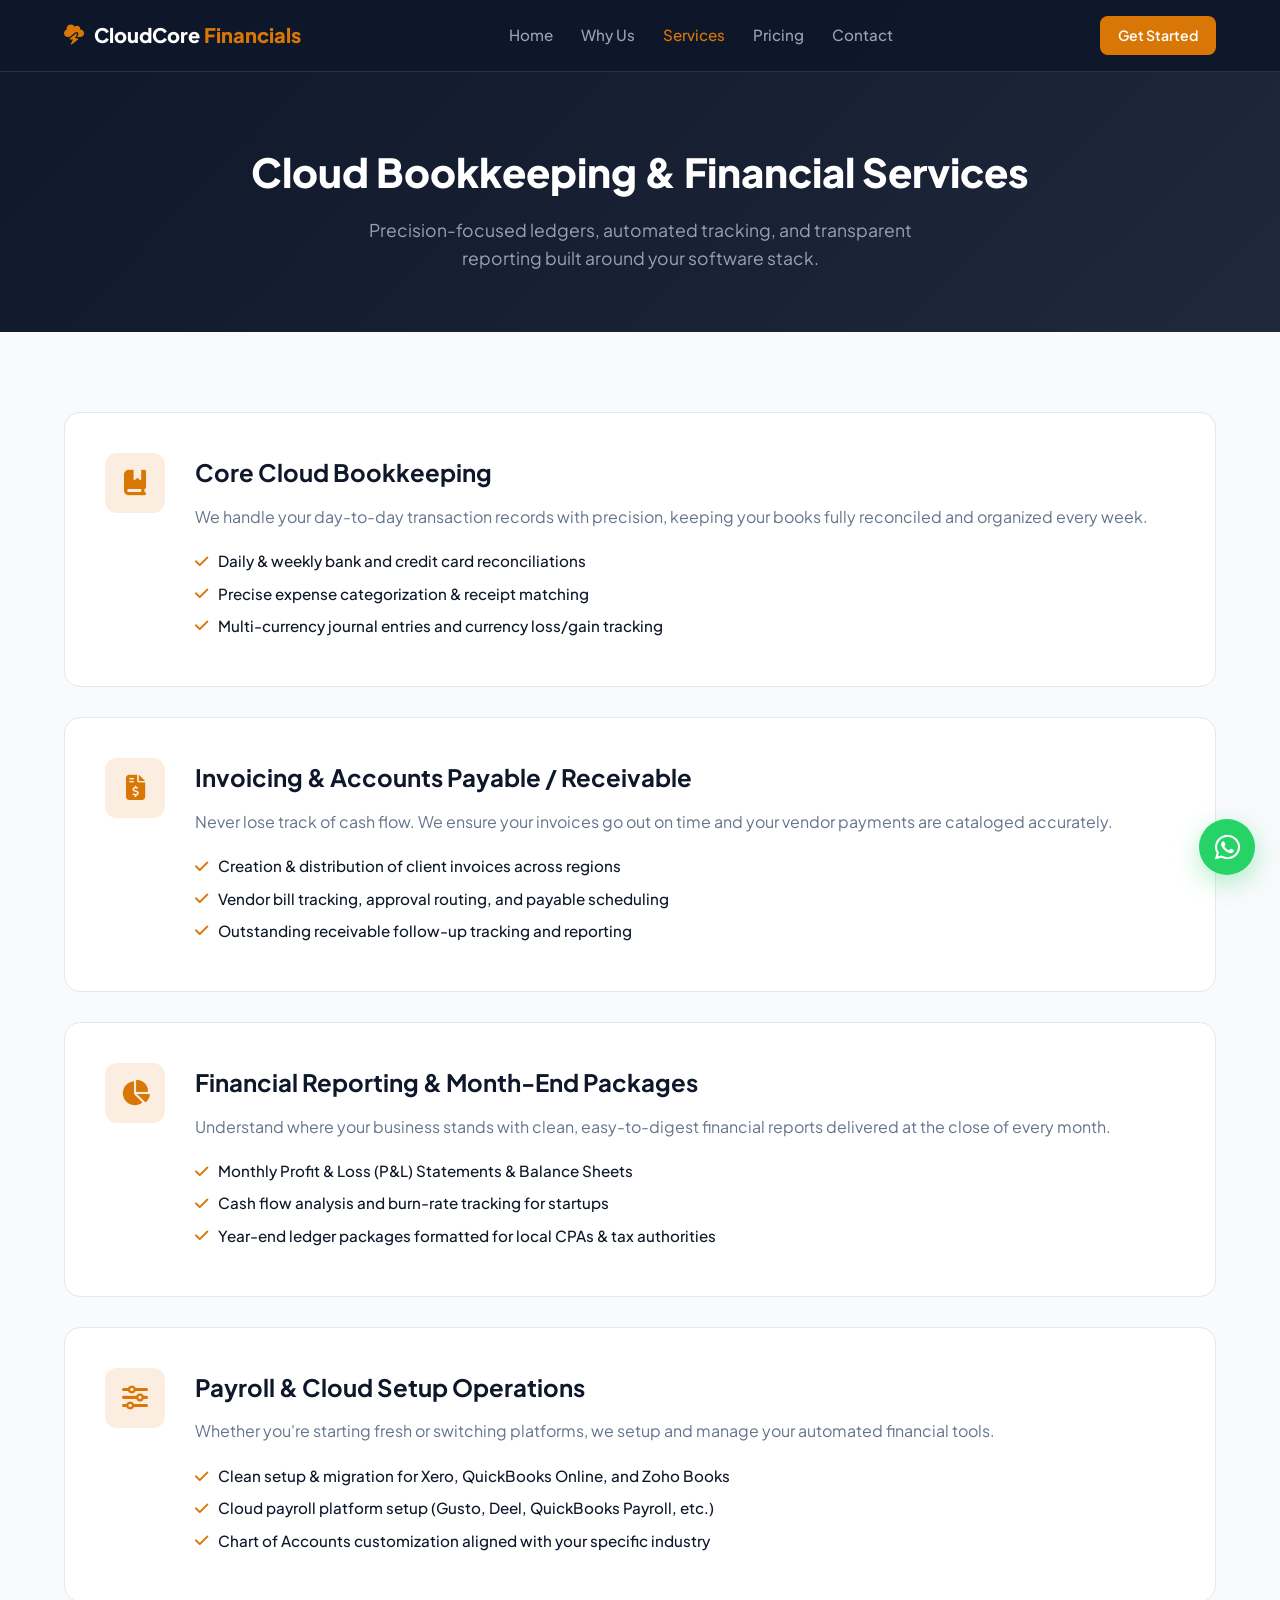
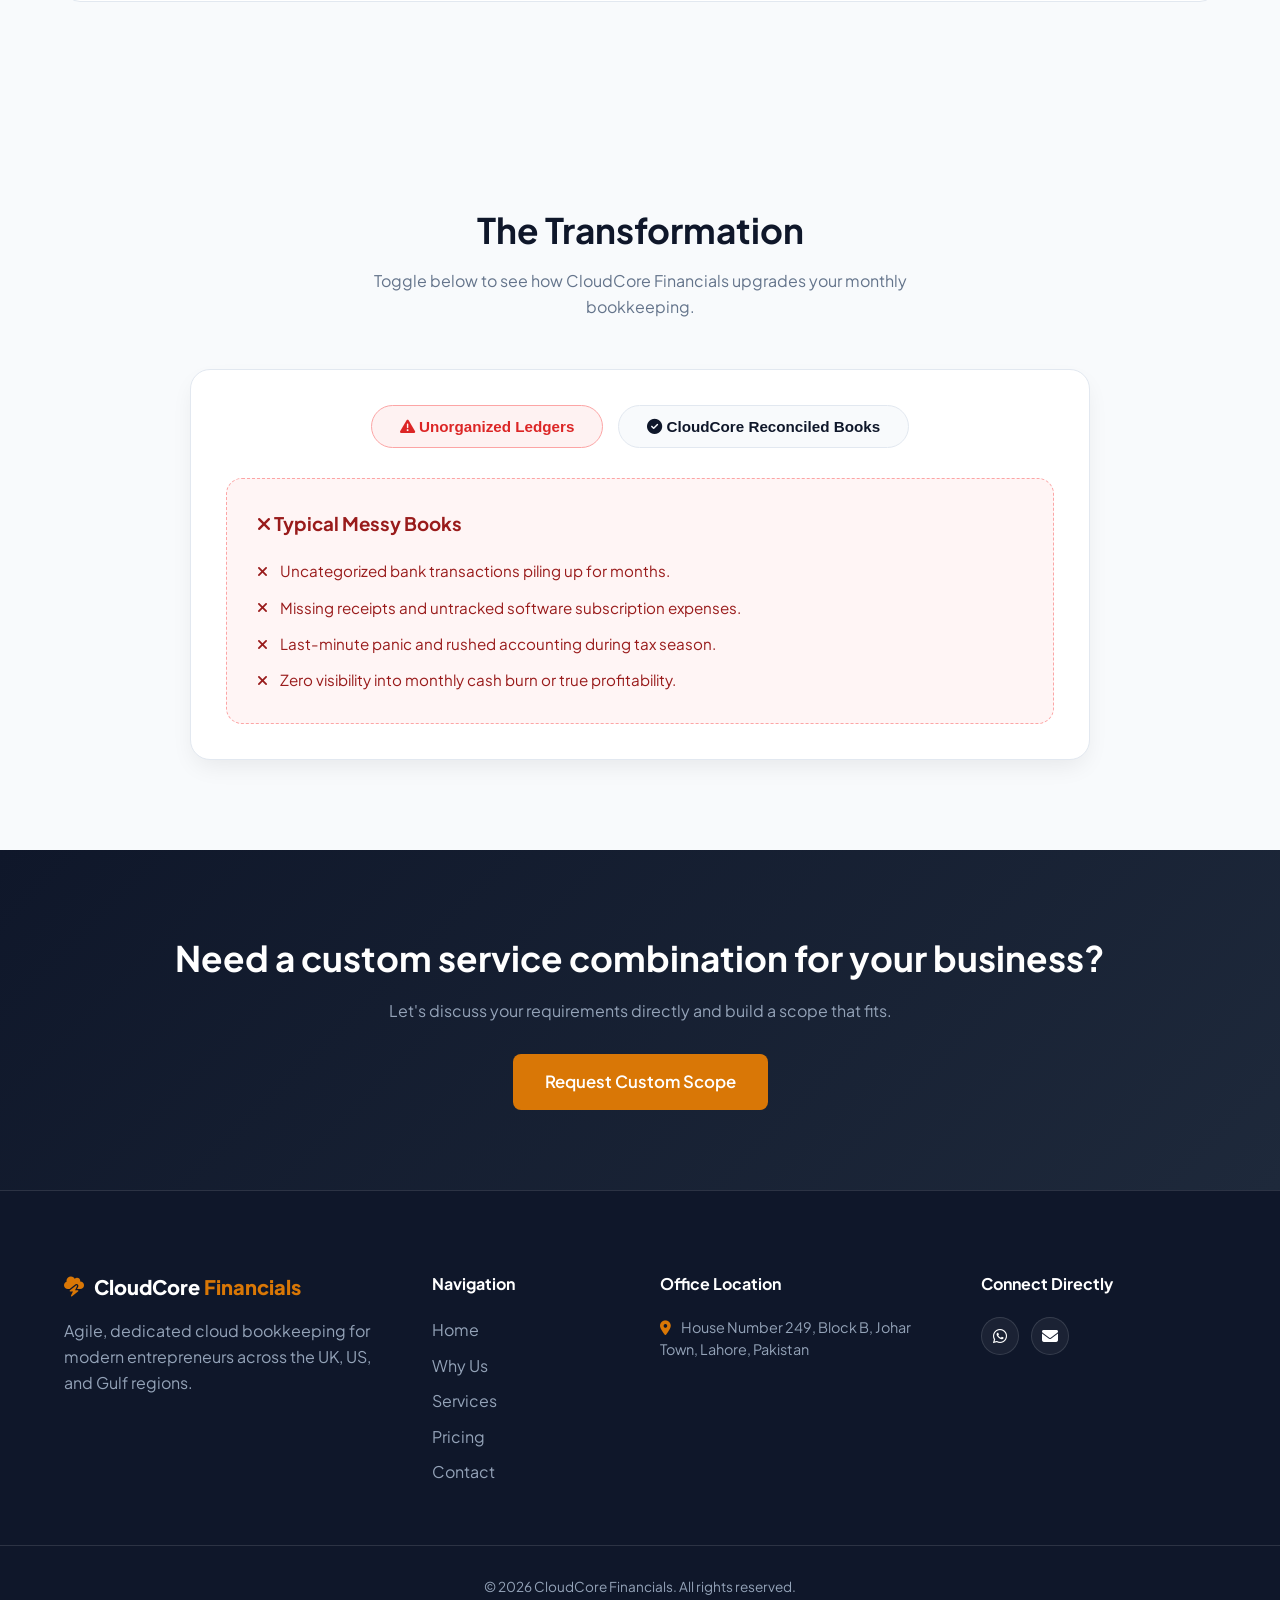
<file: services.html>
<!DOCTYPE html>
<html lang="en">
<head>
  <meta charset="UTF-8" />
  <meta name="viewport" content="width=device-width, initial-scale=1.0" />
  <title>Services | CloudCore Financials</title>

  <!-- Favicon Links -->
  <link rel="icon" type="image/png" sizes="32x32" href="favicon.png" />
  <link rel="apple-touch-icon" href="favicon.png" />

  <!-- Fonts & Styles -->
  <link rel="preconnect" href="https://fonts.googleapis.com" />
  <link rel="preconnect" href="https://fonts.gstatic.com" crossorigin />
  <link href="https://fonts.googleapis.com/css2?family=Plus+Jakarta+Sans:wght@400;500;600;700;800&display=swap" rel="stylesheet" />
  <link rel="stylesheet" href="https://cdnjs.cloudflare.com/ajax/libs/font-awesome/6.4.0/css/all.min.css" />
  <link rel="stylesheet" href="styles.css" />
</head>
<body>

  <!-- Shared Header -->
  <header class="navbar" id="navbar">
    <div class="container nav-container">
      <a href="/" class="logo">
        <i class="fa-solid fa-cloud-bolt logo-icon"></i>
        <span>CloudCore<span class="logo-accent"> Financials</span></span>
      </a>

      <nav class="nav-links" id="navLinks">
        <a href="/" class="nav-link">Home</a>
        <a href="why-us.html" class="nav-link">Why Us</a>
        <a href="services.html" class="nav-link active">Services</a>
        <a href="pricing.html" class="nav-link">Pricing</a>
        <a href="contact.html" class="nav-link">Contact</a>
      </nav>

      <div class="nav-cta">
        <a href="contact.html" class="btn btn-copper btn-sm">Get Started</a>
        <button class="mobile-toggle" id="mobileToggle" aria-label="Toggle navigation menu">
          <i class="fa-solid fa-bars"></i>
        </button>
      </div>
    </div>
  </header>

  <!-- Page Banner -->
  <section class="page-banner">
    <div class="container">
      <h1>Cloud Bookkeeping & Financial Services</h1>
      <p>Precision-focused ledgers, automated tracking, and transparent reporting built around your software stack.</p>
    </div>
  </section>

  <!-- Detailed Services -->
  <section class="services-detail-section">
    <div class="container">
      
      <!-- Service Block 1 -->
      <div class="service-detail-card">
        <div class="service-detail-icon"><i class="fa-solid fa-book-bookmark"></i></div>
        <div class="service-detail-content">
          <h2>Core Cloud Bookkeeping</h2>
          <p>We handle your day-to-day transaction records with precision, keeping your books fully reconciled and organized every week.</p>
          <ul class="check-list">
            <li><i class="fa-solid fa-check"></i> Daily & weekly bank and credit card reconciliations</li>
            <li><i class="fa-solid fa-check"></i> Precise expense categorization & receipt matching</li>
            <li><i class="fa-solid fa-check"></i> Multi-currency journal entries and currency loss/gain tracking</li>
          </ul>
        </div>
      </div>

      <!-- Service Block 2 -->
      <div class="service-detail-card">
        <div class="service-detail-icon"><i class="fa-solid fa-file-invoice-dollar"></i></div>
        <div class="service-detail-content">
          <h2>Invoicing & Accounts Payable / Receivable</h2>
          <p>Never lose track of cash flow. We ensure your invoices go out on time and your vendor payments are cataloged accurately.</p>
          <ul class="check-list">
            <li><i class="fa-solid fa-check"></i> Creation & distribution of client invoices across regions</li>
            <li><i class="fa-solid fa-check"></i> Vendor bill tracking, approval routing, and payable scheduling</li>
            <li><i class="fa-solid fa-check"></i> Outstanding receivable follow-up tracking and reporting</li>
          </ul>
        </div>
      </div>

      <!-- Service Block 3 -->
      <div class="service-detail-card">
        <div class="service-detail-icon"><i class="fa-solid fa-chart-pie"></i></div>
        <div class="service-detail-content">
          <h2>Financial Reporting & Month-End Packages</h2>
          <p>Understand where your business stands with clean, easy-to-digest financial reports delivered at the close of every month.</p>
          <ul class="check-list">
            <li><i class="fa-solid fa-check"></i> Monthly Profit & Loss (P&L) Statements & Balance Sheets</li>
            <li><i class="fa-solid fa-check"></i> Cash flow analysis and burn-rate tracking for startups</li>
            <li><i class="fa-solid fa-check"></i> Year-end ledger packages formatted for local CPAs & tax authorities</li>
          </ul>
        </div>
      </div>

      <!-- Service Block 4 -->
      <div class="service-detail-card">
        <div class="service-detail-icon"><i class="fa-solid fa-sliders"></i></div>
        <div class="service-detail-content">
          <h2>Payroll & Cloud Setup Operations</h2>
          <p>Whether you're starting fresh or switching platforms, we setup and manage your automated financial tools.</p>
          <ul class="check-list">
            <li><i class="fa-solid fa-check"></i> Clean setup & migration for Xero, QuickBooks Online, and Zoho Books</li>
            <li><i class="fa-solid fa-check"></i> Cloud payroll platform setup (Gusto, Deel, QuickBooks Payroll, etc.)</li>
            <li><i class="fa-solid fa-check"></i> Chart of Accounts customization aligned with your specific industry</li>
          </ul>
        </div>
      </div>

    </div>
  </section>

  <!-- Interactive Before & After Showcase -->
  <section class="showcase-section">
    <div class="container">
      <div class="section-header text-center">
        <h2>The Transformation</h2>
        <p>Toggle below to see how CloudCore Financials upgrades your monthly bookkeeping.</p>
      </div>

      <div class="showcase-container">
        <div class="showcase-tabs">
          <button class="showcase-tab-btn active-before" id="tabBeforeBtn" onclick="showShowcase('before')">
            <i class="fa-solid fa-triangle-exclamation"></i> Unorganized Ledgers
          </button>
          <button class="showcase-tab-btn" id="tabAfterBtn" onclick="showShowcase('after')">
            <i class="fa-solid fa-circle-check"></i> CloudCore Reconciled Books
          </button>
        </div>

        <!-- Before View -->
        <div class="showcase-card card-before active" id="viewBefore">
          <h3 style="color: #991B1B;"><i class="fa-solid fa-xmark"></i> Typical Messy Books</h3>
          <div class="showcase-list">
            <div class="showcase-item"><i class="fa-solid fa-xmark"></i> Uncategorized bank transactions piling up for months.</div>
            <div class="showcase-item"><i class="fa-solid fa-xmark"></i> Missing receipts and untracked software subscription expenses.</div>
            <div class="showcase-item"><i class="fa-solid fa-xmark"></i> Last-minute panic and rushed accounting during tax season.</div>
            <div class="showcase-item"><i class="fa-solid fa-xmark"></i> Zero visibility into monthly cash burn or true profitability.</div>
          </div>
        </div>

        <!-- After View -->
        <div class="showcase-card card-after" id="viewAfter">
          <h3 style="color: var(--copper-primary);"><i class="fa-solid fa-check"></i> The CloudCore Standard</h3>
          <div class="showcase-list">
            <div class="showcase-item"><i class="fa-solid fa-check" style="color: var(--copper-primary);"></i> <strong>100% Weekly Reconciled Accounts:</strong> All bank feeds matched seamlessly.</div>
            <div class="showcase-item"><i class="fa-solid fa-check" style="color: var(--copper-primary);"></i> <strong>Automated Receipt Attachments:</strong> Digital expense matching on cloud software.</div>
            <div class="showcase-item"><i class="fa-solid fa-check" style="color: var(--copper-primary);"></i> <strong>Tax-Ready Month-End Reports:</strong> P&L and Balance Sheet delivered on schedule.</div>
            <div class="showcase-item"><i class="fa-solid fa-check" style="color: var(--copper-primary);"></i> <strong>Direct 1-on-1 Specialist:</strong> Real-time answers via WhatsApp and email.</div>
          </div>
        </div>
      </div>
    </div>
  </section>

  <!-- CTA Banner -->
  <section class="cta-banner">
    <div class="container text-center">
      <h2>Need a custom service combination for your business?</h2>
      <p>Let's discuss your requirements directly and build a scope that fits.</p>
      <a href="contact.html" class="btn btn-copper btn-lg">Request Custom Scope</a>
    </div>
  </section>

  <!-- Shared Footer -->
  <footer class="footer">
    <div class="container footer-grid">
      <div class="footer-col">
        <a href="/" class="logo footer-logo">
          <i class="fa-solid fa-cloud-bolt logo-icon"></i>
          <span>CloudCore<span class="logo-accent"> Financials</span></span>
        </a>
        <p>Agile, dedicated cloud bookkeeping for modern entrepreneurs across the UK, US, and Gulf regions.</p>
      </div>

      <div class="footer-col">
        <h4>Navigation</h4>
        <ul>
          <li><a href="/">Home</a></li>
          <li><a href="why-us.html">Why Us</a></li>
          <li><a href="services.html">Services</a></li>
          <li><a href="pricing.html">Pricing</a></li>
          <li><a href="contact.html">Contact</a></li>
        </ul>
      </div>

      <div class="footer-col">
        <h4>Office Location</h4>
        <p class="office-addr">
          <i class="fa-solid fa-location-dot"></i> House Number 249, Block B, Johar Town, Lahore, Pakistan
        </p>
      </div>

      <div class="footer-col">
        <h4>Connect Directly</h4>
        <div class="social-links">
          <a href="https://wa.me/923376023008" target="_blank" rel="noopener noreferrer" aria-label="WhatsApp"><i class="fa-brands fa-whatsapp"></i></a>
          <a href="mailto:contact@cloudcorefinancials.com.pk" aria-label="Email"><i class="fa-solid fa-envelope"></i></a>
        </div>
      </div>
    </div>

    <div class="footer-bottom text-center">
      <p>&copy; <span id="currentYear"></span> CloudCore Financials. All rights reserved.</p>
    </div>
  </footer>

  <!-- Floating WhatsApp Action Button -->
  <a href="https://wa.me/923376023008?text=Hello%20CloudCore%20Financials,%20I'd%20like%20to%20discuss%20bookkeeping%20services." 
     class="whatsapp-float" 
     target="_blank" 
     rel="noopener noreferrer" 
     aria-label="Chat on WhatsApp">
    <i class="fa-brands fa-whatsapp"></i>
  </a>

  <script src="script.js"></script>
</body>
</html>
</file>
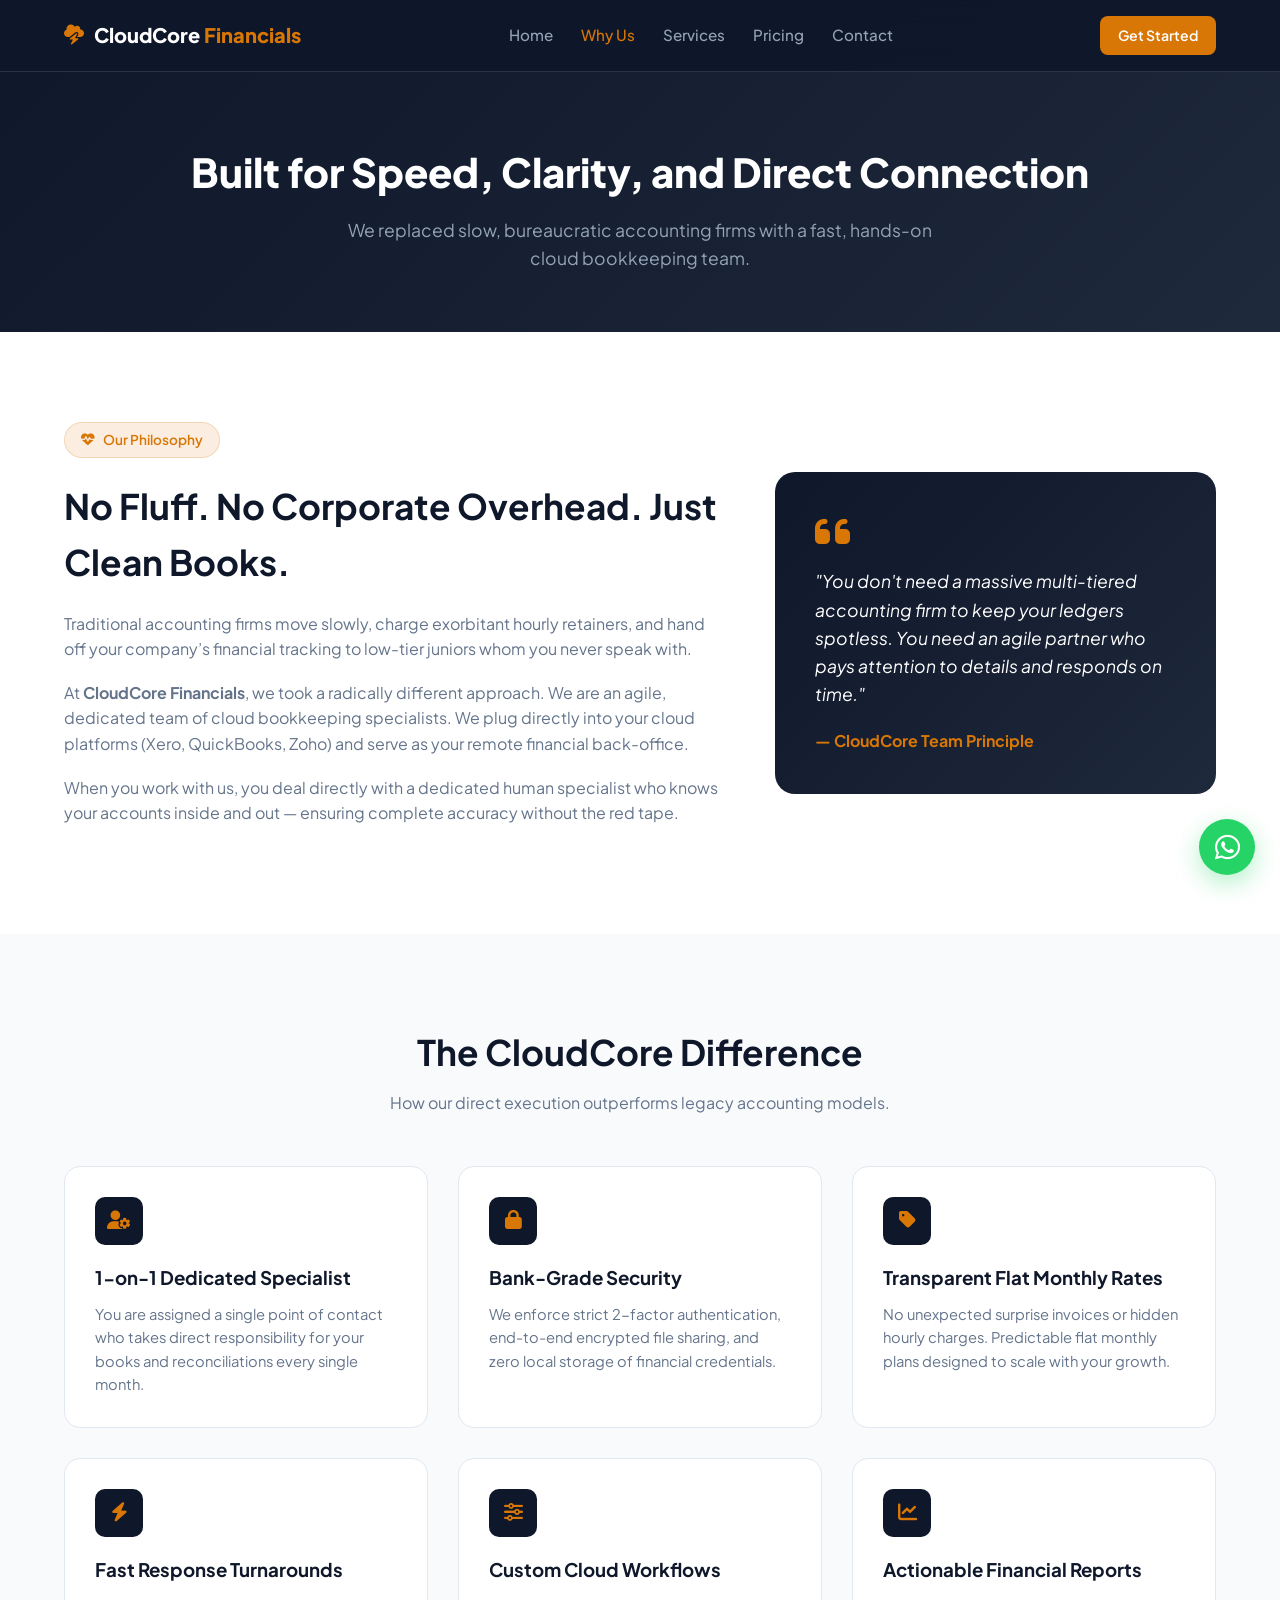
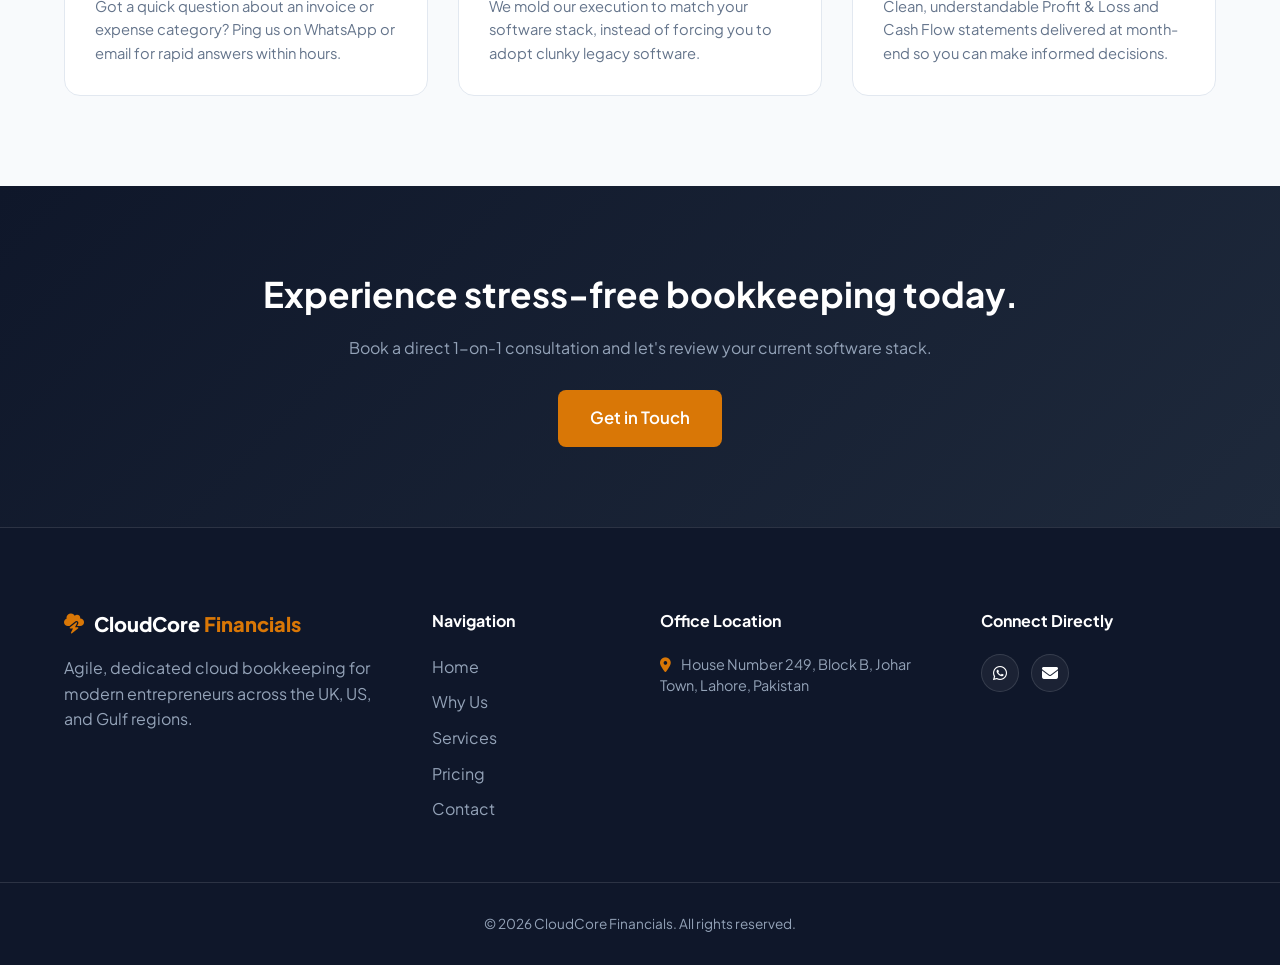
<file: why-us.html>
<!DOCTYPE html>
<html lang="en">
<head>
  <meta charset="UTF-8" />
  <meta name="viewport" content="width=device-width, initial-scale=1.0" />
  <title>Why Us | CloudCore Financials</title>

  <!-- Favicon Links -->
  <link rel="icon" type="image/png" sizes="32x32" href="favicon.png" />
  <link rel="apple-touch-icon" href="favicon.png" />

  <!-- Fonts & Styles -->
  <link rel="preconnect" href="https://fonts.googleapis.com" />
  <link rel="preconnect" href="https://fonts.gstatic.com" crossorigin />
  <link href="https://fonts.googleapis.com/css2?family=Plus+Jakarta+Sans:wght@400;500;600;700;800&display=swap" rel="stylesheet" />
  <link rel="stylesheet" href="https://cdnjs.cloudflare.com/ajax/libs/font-awesome/6.4.0/css/all.min.css" />
  <link rel="stylesheet" href="styles.css" />
</head>
<body>

  <!-- Shared Header -->
  <header class="navbar" id="navbar">
    <div class="container nav-container">
      <a href="/" class="logo">
        <i class="fa-solid fa-cloud-bolt logo-icon"></i>
        <span>CloudCore<span class="logo-accent"> Financials</span></span>
      </a>

      <nav class="nav-links" id="navLinks">
        <a href="/" class="nav-link">Home</a>
        <a href="why-us.html" class="nav-link active">Why Us</a>
        <a href="services.html" class="nav-link">Services</a>
        <a href="pricing.html" class="nav-link">Pricing</a>
        <a href="contact.html" class="nav-link">Contact</a>
      </nav>

      <div class="nav-cta">
        <a href="contact.html" class="btn btn-copper btn-sm">Get Started</a>
        <button class="mobile-toggle" id="mobileToggle" aria-label="Toggle navigation menu">
          <i class="fa-solid fa-bars"></i>
        </button>
      </div>
    </div>
  </header>

  <!-- Page Banner -->
  <section class="page-banner">
    <div class="container">
      <h1>Built for Speed, Clarity, and Direct Connection</h1>
      <p>We replaced slow, bureaucratic accounting firms with a fast, hands-on cloud bookkeeping team.</p>
    </div>
  </section>

  <!-- Philosophy & Story -->
  <section class="story-section">
    <div class="container story-grid">
      <div class="story-text">
        <span class="badge"><i class="fa-solid fa-heart-pulse"></i> Our Philosophy</span>
        <h2>No Fluff. No Corporate Overhead. Just Clean Books.</h2>
        <p>
          Traditional accounting firms move slowly, charge exorbitant hourly retainers, and hand off your company’s financial tracking to low-tier juniors whom you never speak with.
        </p>
        <p>
          At <strong>CloudCore Financials</strong>, we took a radically different approach. We are an agile, dedicated team of cloud bookkeeping specialists. We plug directly into your cloud platforms (Xero, QuickBooks, Zoho) and serve as your remote financial back-office.
        </p>
        <p>
          When you work with us, you deal directly with a dedicated human specialist who knows your accounts inside and out — ensuring complete accuracy without the red tape.
        </p>
      </div>

      <div class="story-card-box">
        <div class="highlight-box">
          <i class="fa-solid fa-quote-left quote-icon"></i>
          <p>"You don't need a massive multi-tiered accounting firm to keep your ledgers spotless. You need an agile partner who pays attention to details and responds on time."</p>
          <strong>— CloudCore Team Principle</strong>
        </div>
      </div>
    </div>
  </section>

  <!-- Core Advantages -->
  <section class="advantages-section">
    <div class="container">
      <div class="section-header text-center">
        <h2>The CloudCore Difference</h2>
        <p>How our direct execution outperforms legacy accounting models.</p>
      </div>

      <div class="grid-3">
        <div class="advantage-card">
          <div class="adv-icon"><i class="fa-solid fa-user-gear"></i></div>
          <h3>1-on-1 Dedicated Specialist</h3>
          <p>You are assigned a single point of contact who takes direct responsibility for your books and reconciliations every single month.</p>
        </div>

        <div class="advantage-card">
          <div class="adv-icon"><i class="fa-solid fa-lock"></i></div>
          <h3>Bank-Grade Security</h3>
          <p>We enforce strict 2-factor authentication, end-to-end encrypted file sharing, and zero local storage of financial credentials.</p>
        </div>

        <div class="advantage-card">
          <div class="adv-icon"><i class="fa-solid fa-tag"></i></div>
          <h3>Transparent Flat Monthly Rates</h3>
          <p>No unexpected surprise invoices or hidden hourly charges. Predictable flat monthly plans designed to scale with your growth.</p>
        </div>

        <div class="advantage-card">
          <div class="adv-icon"><i class="fa-solid fa-bolt"></i></div>
          <h3>Fast Response Turnarounds</h3>
          <p>Got a quick question about an invoice or expense category? Ping us on WhatsApp or email for rapid answers within hours.</p>
        </div>

        <div class="advantage-card">
          <div class="adv-icon"><i class="fa-solid fa-sliders"></i></div>
          <h3>Custom Cloud Workflows</h3>
          <p>We mold our execution to match your software stack, instead of forcing you to adopt clunky legacy software.</p>
        </div>

        <div class="advantage-card">
          <div class="adv-icon"><i class="fa-solid fa-chart-line"></i></div>
          <h3>Actionable Financial Reports</h3>
          <p>Clean, understandable Profit & Loss and Cash Flow statements delivered at month-end so you can make informed decisions.</p>
        </div>
      </div>
    </div>
  </section>

  <!-- CTA Banner -->
  <section class="cta-banner">
    <div class="container text-center">
      <h2>Experience stress-free bookkeeping today.</h2>
      <p>Book a direct 1-on-1 consultation and let's review your current software stack.</p>
      <a href="contact.html" class="btn btn-copper btn-lg">Get in Touch</a>
    </div>
  </section>

  <!-- Shared Footer -->
  <footer class="footer">
    <div class="container footer-grid">
      <div class="footer-col">
        <a href="/" class="logo footer-logo">
          <i class="fa-solid fa-cloud-bolt logo-icon"></i>
          <span>CloudCore<span class="logo-accent"> Financials</span></span>
        </a>
        <p>Agile, dedicated cloud bookkeeping for modern entrepreneurs across the UK, US, and Gulf regions.</p>
      </div>

      <div class="footer-col">
        <h4>Navigation</h4>
        <ul>
          <li><a href="/">Home</a></li>
          <li><a href="why-us.html">Why Us</a></li>
          <li><a href="services.html">Services</a></li>
          <li><a href="pricing.html">Pricing</a></li>
          <li><a href="contact.html">Contact</a></li>
        </ul>
      </div>

      <div class="footer-col">
        <h4>Office Location</h4>
        <p class="office-addr">
          <i class="fa-solid fa-location-dot"></i> House Number 249, Block B, Johar Town, Lahore, Pakistan
        </p>
      </div>

      <div class="footer-col">
        <h4>Connect Directly</h4>
        <div class="social-links">
          <a href="https://wa.me/923376023008" target="_blank" rel="noopener noreferrer" aria-label="WhatsApp"><i class="fa-brands fa-whatsapp"></i></a>
          <a href="mailto:contact@cloudcorefinancials.com.pk" aria-label="Email"><i class="fa-solid fa-envelope"></i></a>
        </div>
      </div>
    </div>

    <div class="footer-bottom text-center">
      <p>&copy; <span id="currentYear"></span> CloudCore Financials. All rights reserved.</p>
    </div>
  </footer>

  <!-- Floating WhatsApp Action Button -->
  <a href="https://wa.me/923376023008?text=Hello%20CloudCore%20Financials,%20I'd%20like%20to%20discuss%20bookkeeping%20services." 
     class="whatsapp-float" 
     target="_blank" 
     rel="noopener noreferrer" 
     aria-label="Chat on WhatsApp">
    <i class="fa-brands fa-whatsapp"></i>
  </a>

  <script src="script.js"></script>
</body>
</html>
</file>
<file: styles.css>
/* --- CSS Theme Variables --- */
:root {
  --navy-dark: #0F172A;
  --navy-primary: #1E293B;
  --navy-light: #334155;
  --copper-primary: #D97706;
  --copper-hover: #B45309;
  --copper-light: rgba(217, 119, 6, 0.12);
  --bg-light: #F8FAFC;
  --white: #FFFFFF;
  --text-dark: #0F172A;
  --text-muted: #64748B;
  --text-light: #94A3B8;
  --border-color: #E2E8F0;
  --glass-bg: rgba(255, 255, 255, 0.05);
  --glass-border: rgba(255, 255, 255, 0.12);
  --shadow-sm: 0 4px 6px -1px rgba(0, 0, 0, 0.05);
  --shadow-md: 0 10px 25px -5px rgba(0, 0, 0, 0.08);
  --shadow-lg: 0 20px 30px -10px rgba(0, 0, 0, 0.15);
  --transition: all 0.25s ease-in-out;
}

/* --- Base & Reset --- */
* {
  margin: 0;
  padding: 0;
  box-sizing: border-box;
}

html {
  scroll-behavior: smooth;
  font-family: 'Plus Jakarta Sans', sans-serif;
}

body {
  background-color: var(--bg-light);
  color: var(--text-dark);
  line-height: 1.6;
}

.container {
  width: 90%;
  max-width: 1200px;
  margin: 0 auto;
}

a { 
  text-decoration: none; 
  color: inherit; 
  transition: var(--transition);
}

ul { list-style: none; }
.text-center { text-align: center; }

/* --- Global Hover & Transition Polish --- */
.btn, 
.nav-link, 
.value-card, 
.region-card, 
.advantage-card,
.pricing-card,
.service-detail-card,
.social-links a {
  transition: var(--transition);
}

/* --- Layout Grids --- */
.grid-3 {
  display: grid;
  grid-template-columns: repeat(auto-fit, minmax(300px, 1fr));
  gap: 30px;
}

/* --- Buttons --- */
.btn {
  display: inline-flex;
  align-items: center;
  justify-content: center;
  gap: 10px;
  padding: 12px 26px;
  border-radius: 8px;
  font-weight: 600;
  cursor: pointer;
  border: none;
  font-size: 0.95rem;
}

.btn-sm { padding: 8px 18px; font-size: 0.88rem; }
.btn-lg { padding: 15px 32px; font-size: 1.05rem; }
.btn-full { width: 100%; }

.btn-copper {
  background-color: var(--copper-primary);
  color: var(--white);
}

.btn-copper:hover {
  background-color: var(--copper-hover);
  transform: translateY(-2px);
  box-shadow: 0 8px 20px rgba(217, 119, 6, 0.25);
}

.btn-outline {
  background: transparent;
  color: var(--white);
  border: 1px solid var(--glass-border);
}

.btn-outline:hover {
  background: rgba(255, 255, 255, 0.1);
  transform: translateY(-2px);
}

.btn-outline-dark {
  background: transparent;
  color: var(--navy-dark);
  border: 1px solid var(--border-color);
}

.btn-outline-dark:hover {
  background: var(--navy-dark);
  color: var(--white);
  transform: translateY(-2px);
}

.btn-whatsapp {
  background-color: #25D366;
  color: var(--white);
}

.btn-whatsapp:hover {
  background-color: #1EBE5D;
  transform: translateY(-2px);
  box-shadow: 0 8px 20px rgba(37, 211, 102, 0.25);
}

.btn-email {
  background-color: var(--navy-dark);
  color: var(--white);
}

.btn-email:hover {
  background-color: var(--navy-primary);
  transform: translateY(-2px);
}

/* --- Badges --- */
.badge {
  display: inline-flex;
  align-items: center;
  gap: 8px;
  background: var(--copper-light);
  color: var(--copper-primary);
  padding: 6px 16px;
  border-radius: 50px;
  font-size: 0.85rem;
  font-weight: 600;
  margin-bottom: 20px;
  border: 1px solid rgba(217, 119, 6, 0.2);
}

/* --- Navigation Header --- */
.navbar {
  position: fixed;
  top: 0;
  left: 0;
  width: 100%;
  background-color: rgba(15, 23, 42, 0.96);
  backdrop-filter: blur(12px);
  z-index: 1000;
  border-bottom: 1px solid var(--glass-border);
  padding: 16px 0;
}

.nav-container {
  display: flex;
  justify-content: space-between;
  align-items: center;
}

.logo {
  font-size: 1.25rem;
  font-weight: 800;
  color: var(--white);
  display: flex;
  align-items: center;
  gap: 10px;
}

.logo-icon { color: var(--copper-primary); }
.logo-accent { color: var(--copper-primary); }

.nav-links {
  display: flex;
  gap: 28px;
}

.nav-link {
  color: var(--text-light);
  font-weight: 500;
  font-size: 0.95rem;
}

.nav-link:hover, .nav-link.active {
  color: var(--copper-primary);
}

.nav-cta {
  display: flex;
  align-items: center;
  gap: 15px;
}

.mobile-toggle {
  display: none;
  background: none;
  border: none;
  color: var(--white);
  font-size: 1.4rem;
  cursor: pointer;
}

/* --- Hero Section --- */
.hero {
  background: linear-gradient(135deg, var(--navy-dark) 0%, var(--navy-primary) 100%);
  color: var(--white);
  padding: 160px 0 100px;
  overflow: hidden;
}

.hero-grid {
  display: grid;
  grid-template-columns: 1.2fr 1fr;
  gap: 50px;
  align-items: center;
}

.hero-text h1 {
  font-size: 3rem;
  line-height: 1.2;
  font-weight: 800;
  margin-bottom: 20px;
}

.hero-sub {
  color: var(--text-light);
  font-size: 1.1rem;
  margin-bottom: 35px;
}

.hero-btns {
  display: flex;
  gap: 15px;
}

.hero-visual { position: relative; }

.glass-card {
  background: var(--glass-bg);
  backdrop-filter: blur(16px);
  border: 1px solid var(--glass-border);
  border-radius: 20px;
  padding: 30px;
  box-shadow: var(--shadow-lg);
}

.dash-header {
  display: flex;
  justify-content: space-between;
  align-items: flex-start;
  margin-bottom: 25px;
}

.dash-label { font-size: 0.85rem; color: var(--text-light); }
.dash-value { font-size: 1.8rem; font-weight: 700; margin-top: 5px; color: var(--white); }

.badge-copper {
  background: var(--copper-light);
  color: var(--copper-primary);
  padding: 4px 12px;
  border-radius: 20px;
  font-size: 0.8rem;
  font-weight: 600;
}

.integrations-pills {
  display: flex;
  gap: 10px;
  flex-wrap: wrap;
}

.pill {
  background: rgba(255, 255, 255, 0.08);
  border: 1px solid var(--glass-border);
  padding: 8px 14px;
  border-radius: 30px;
  font-size: 0.85rem;
  color: var(--text-light);
}

.floating-card {
  position: absolute;
  background: var(--white);
  color: var(--text-dark);
  padding: 14px 20px;
  border-radius: 12px;
  display: flex;
  align-items: center;
  gap: 12px;
  box-shadow: var(--shadow-lg);
  animation: float 4s ease-in-out infinite;
}

.floating-card small { display: block; color: var(--text-muted); font-size: 0.75rem; }
.float-icon { color: var(--copper-primary); font-size: 1.3rem; }

.float-1 { top: -20px; right: -20px; }
.float-2 { bottom: -20px; left: -20px; animation-delay: 2s; }

@keyframes float {
  0%, 100% { transform: translateY(0); }
  50% { transform: translateY(-8px); }
}

/* --- Section Headers --- */
.section-header {
  max-width: 600px;
  margin: 0 auto 50px;
}

.section-header h2 {
  font-size: 2.2rem;
  color: var(--navy-dark);
  margin-bottom: 10px;
}

.section-header p {
  color: var(--text-muted);
}

/* --- Page Banners --- */
.page-banner {
  background: linear-gradient(135deg, var(--navy-dark) 0%, var(--navy-primary) 100%);
  color: var(--white);
  padding: 140px 0 60px;
  text-align: center;
}

.page-banner h1 { font-size: 2.5rem; font-weight: 800; margin-bottom: 12px; }
.page-banner p { color: var(--text-light); font-size: 1.1rem; max-width: 600px; margin: 0 auto; }

/* --- Value Highlights & Cards --- */
.value-highlights { padding: 80px 0; background: var(--white); }

.value-card {
  background: var(--bg-light);
  padding: 35px 25px;
  border-radius: 16px;
  border: 1px solid var(--border-color);
}

.value-card:hover {
  transform: translateY(-5px);
  box-shadow: var(--shadow-md);
  border-color: rgba(217, 119, 6, 0.4);
}

.value-icon {
  width: 50px;
  height: 50px;
  background: var(--copper-light);
  color: var(--copper-primary);
  border-radius: 10px;
  display: flex;
  align-items: center;
  justify-content: center;
  font-size: 1.3rem;
  margin-bottom: 20px;
}

.value-card h3 { color: var(--navy-dark); margin-bottom: 10px; }
.value-card p { color: var(--text-muted); font-size: 0.95rem; }

/* --- Regions Section --- */
.regions-section { padding: 90px 0; }

.region-card {
  background: var(--white);
  padding: 35px 30px;
  border-radius: 16px;
  border: 1px solid var(--border-color);
  box-shadow: var(--shadow-sm);
}

.region-card:hover {
  transform: translateY(-5px);
  box-shadow: var(--shadow-md);
  border-color: var(--copper-primary);
}

.flag-header {
  display: flex;
  align-items: center;
  gap: 12px;
  margin-bottom: 15px;
}

.flag { font-size: 2rem; }
.region-card h3 { color: var(--navy-dark); font-size: 1.3rem; }
.region-desc { color: var(--text-muted); font-size: 0.95rem; margin-bottom: 20px; }

.feature-list li {
  margin-bottom: 10px;
  display: flex;
  align-items: center;
  gap: 10px;
  font-size: 0.9rem;
  color: var(--text-dark);
}

.feature-list i { color: var(--copper-primary); }

/* --- Story & Philosophy --- */
.story-section { padding: 90px 0; background: var(--white); }

.story-grid {
  display: grid;
  grid-template-columns: 1.2fr 0.8fr;
  gap: 50px;
  align-items: center;
}

.story-text h2 { font-size: 2.2rem; color: var(--navy-dark); margin-bottom: 20px; }
.story-text p { color: var(--text-muted); margin-bottom: 18px; }

.highlight-box {
  background: linear-gradient(135deg, var(--navy-dark) 0%, var(--navy-primary) 100%);
  color: var(--white);
  padding: 40px;
  border-radius: 20px;
  position: relative;
}

.quote-icon { font-size: 2.5rem; color: var(--copper-primary); margin-bottom: 15px; }
.highlight-box p { font-size: 1.1rem; font-style: italic; margin-bottom: 20px; }
.highlight-box strong { color: var(--copper-primary); display: block; }

/* --- Advantages --- */
.advantages-section { padding: 90px 0; }

.advantage-card {
  background: var(--white);
  padding: 30px;
  border-radius: 16px;
  border: 1px solid var(--border-color);
}

.advantage-card:hover {
  transform: translateY(-5px);
  box-shadow: var(--shadow-md);
  border-color: var(--copper-primary);
}

.adv-icon {
  width: 48px;
  height: 48px;
  background: var(--navy-dark);
  color: var(--copper-primary);
  border-radius: 10px;
  display: flex;
  align-items: center;
  justify-content: center;
  font-size: 1.2rem;
  margin-bottom: 18px;
}

.advantage-card h3 { color: var(--navy-dark); margin-bottom: 10px; }
.advantage-card p { color: var(--text-muted); font-size: 0.92rem; }

/* --- Detailed Services --- */
.services-detail-section { padding: 80px 0; }

.service-detail-card {
  background: var(--white);
  border-radius: 16px;
  border: 1px solid var(--border-color);
  padding: 40px;
  margin-bottom: 30px;
  display: flex;
  gap: 30px;
  align-items: flex-start;
}

.service-detail-card:hover {
  transform: translateY(-4px);
  box-shadow: var(--shadow-md);
  border-color: var(--copper-primary);
}

.service-detail-icon {
  width: 60px;
  height: 60px;
  background: var(--copper-light);
  color: var(--copper-primary);
  border-radius: 12px;
  display: flex;
  align-items: center;
  justify-content: center;
  font-size: 1.6rem;
  flex-shrink: 0;
}

.service-detail-content h2 { color: var(--navy-dark); margin-bottom: 12px; }
.service-detail-content p { color: var(--text-muted); margin-bottom: 20px; }

.check-list li {
  margin-bottom: 8px;
  display: flex;
  align-items: center;
  gap: 10px;
  font-weight: 500;
  font-size: 0.95rem;
}

.check-list i { color: var(--copper-primary); }

/* --- Pricing Page & Currency Switcher --- */
.pricing-section { padding: 80px 0; }

.currency-switcher-container {
  margin-bottom: 50px;
}

.currency-label {
  font-weight: 600;
  color: var(--navy-dark);
  margin-right: 15px;
}

.currency-buttons {
  display: inline-flex;
  gap: 10px;
  background: var(--white);
  padding: 6px;
  border-radius: 30px;
  border: 1px solid var(--border-color);
  margin-top: 10px;
}

.curr-btn {
  padding: 8px 20px;
  border-radius: 20px;
  border: none;
  background: transparent;
  font-weight: 600;
  cursor: pointer;
  transition: var(--transition);
  color: var(--text-muted);
}

.curr-btn.active {
  background: var(--navy-dark);
  color: var(--white);
}

.pricing-card {
  background: var(--white);
  border-radius: 20px;
  border: 1px solid var(--border-color);
  padding: 40px 30px;
  position: relative;
  display: flex;
  flex-direction: column;
}

.pricing-card:hover {
  transform: translateY(-6px);
  box-shadow: var(--shadow-lg);
}

.pricing-card.featured {
  border-color: var(--copper-primary);
  box-shadow: var(--shadow-lg);
}

.popular-badge {
  position: absolute;
  top: -14px;
  left: 50%;
  transform: translateX(-50%);
  background: var(--copper-primary);
  color: var(--white);
  padding: 4px 16px;
  border-radius: 20px;
  font-size: 0.8rem;
  font-weight: 700;
  text-transform: uppercase;
}

.plan-header h3 { color: var(--navy-dark); font-size: 1.4rem; }
.plan-header p { color: var(--text-muted); font-size: 0.88rem; margin-top: 5px; }

.plan-price {
  margin: 25px 0;
  color: var(--navy-dark);
}

.curr-symbol { font-size: 1.8rem; font-weight: 700; vertical-align: top; }
.price-val { font-size: 3rem; font-weight: 800; }
.price-period { color: var(--text-muted); font-size: 0.9rem; }

.plan-features {
  margin-bottom: 30px;
  flex-grow: 1;
}

.plan-features li {
  margin-bottom: 12px;
  display: flex;
  align-items: center;
  gap: 10px;
  font-size: 0.9rem;
  color: var(--text-dark);
}

.plan-features i { color: var(--copper-primary); }

/* --- Contact Page --- */
.contact-section { padding: 80px 0; }

.contact-grid {
  display: grid;
  grid-template-columns: 1fr 1.2fr;
  gap: 50px;
}

.contact-info h2 { color: var(--navy-dark); margin-bottom: 10px; }
.contact-info p { color: var(--text-muted); margin-bottom: 30px; }

.direct-buttons {
  display: flex;
  flex-direction: column;
  gap: 15px;
  margin-bottom: 40px;
}

.office-box {
  background: var(--white);
  padding: 30px;
  border-radius: 16px;
  border: 1px solid var(--border-color);
}

.office-box h3 {
  color: var(--navy-dark);
  margin-bottom: 15px;
  display: flex;
  align-items: center;
  gap: 10px;
}

.office-box p { margin-bottom: 5px; color: var(--text-dark); }

.contact-form-card {
  background: var(--white);
  padding: 40px;
  border-radius: 20px;
  border: 1px solid var(--border-color);
  box-shadow: var(--shadow-sm);
}

.contact-form-card h3 { color: var(--navy-dark); font-size: 1.4rem; margin-bottom: 8px; }
.contact-form-card p { color: var(--text-muted); margin-bottom: 25px; font-size: 0.9rem; }

.form-group {
  margin-bottom: 20px;
  display: flex;
  flex-direction: column;
  gap: 8px;
}

.form-group label {
  font-weight: 600;
  font-size: 0.88rem;
  color: var(--navy-dark);
}

.form-group input, .form-group select, .form-group textarea {
  padding: 12px 16px;
  border: 1px solid var(--border-color);
  border-radius: 8px;
  font-family: inherit;
  outline: none;
  transition: var(--transition);
}

.form-group input:focus, .form-group select:focus, .form-group textarea:focus {
  border-color: var(--copper-primary);
  box-shadow: 0 0 0 3px rgba(217, 119, 6, 0.12);
}

.form-response {
  margin-top: 15px;
  text-align: center;
  font-weight: 600;
}

/* --- CTA Banner --- */
.cta-banner {
  background: linear-gradient(135deg, var(--navy-dark) 0%, var(--navy-primary) 100%);
  color: var(--white);
  padding: 80px 0;
}

.cta-banner h2 { font-size: 2.2rem; margin-bottom: 12px; }
.cta-banner p { color: var(--text-light); margin-bottom: 30px; }

/* --- Shared Footer --- */
.footer {
  background: var(--navy-dark);
  color: var(--text-light);
  padding: 80px 0 30px;
  border-top: 1px solid var(--glass-border);
}

.footer-grid {
  display: grid;
  grid-template-columns: 1.4fr 0.8fr 1.2fr 1fr;
  gap: 40px;
  margin-bottom: 50px;
}

.footer-logo { margin-bottom: 15px; }

.footer-col h4 {
  color: var(--white);
  margin-bottom: 20px;
}

.footer-col ul li { margin-bottom: 10px; }
.footer-col a:hover { color: var(--copper-primary); }

.office-addr { font-size: 0.9rem; line-height: 1.5; }
.office-addr i { color: var(--copper-primary); margin-right: 8px; }

.social-links {
  display: flex;
  gap: 12px;
}

.social-links a {
  width: 38px;
  height: 38px;
  background: var(--glass-bg);
  color: var(--white);
  border-radius: 50%;
  display: flex;
  align-items: center;
  justify-content: center;
  border: 1px solid var(--glass-border);
}

.social-links a:hover {
  background: var(--copper-primary);
  border-color: var(--copper-primary);
  transform: translateY(-3px);
}

.footer-bottom {
  border-top: 1px solid var(--glass-border);
  padding-top: 30px;
  font-size: 0.85rem;
}

/* --- Floating WhatsApp Widget --- */
.whatsapp-float {
  position: fixed;
  bottom: 25px;
  right: 25px;
  width: 56px;
  height: 56px;
  background-color: #25D366;
  color: #ffffff;
  border-radius: 50%;
  display: flex;
  align-items: center;
  justify-content: center;
  font-size: 1.8rem;
  box-shadow: 0 8px 24px rgba(37, 211, 102, 0.35);
  z-index: 9999;
  transition: all 0.3s ease-in-out;
  text-decoration: none;
}

.whatsapp-float:hover {
  background-color: #1EBE5D;
  transform: scale(1.1) translateY(-3px);
  box-shadow: 0 12px 28px rgba(37, 211, 102, 0.45);
  color: #ffffff;
}

/* --- Responsive Adjustments --- */
@media (max-width: 992px) {
  .hero-grid, .story-grid, .contact-grid { grid-template-columns: 1fr; }
  .footer-grid { grid-template-columns: 1fr 1fr; }
  .service-detail-card { flex-direction: column; }
}

@media (max-width: 768px) {
  .nav-links {
    position: fixed;
    top: 68px;
    left: -100%;
    width: 100%;
    height: calc(100vh - 68px);
    background: var(--navy-dark);
    flex-direction: column;
    align-items: center;
    padding-top: 50px;
    transition: var(--transition);
  }

  .nav-links.active { left: 0; }
  .mobile-toggle { display: block; }
  .footer-grid { grid-template-columns: 1fr; }
  .hero-btns { flex-direction: column; }
  .hero-text h1 { font-size: 2.3rem; }

  .whatsapp-float {
    bottom: 20px;
    right: 20px;
    width: 50px;
    height: 50px;
    font-size: 1.5rem;
  }

}

/* --- Interactive Pricing Calculator --- */
.calculator-box {
  background: var(--white);
  border: 1px solid var(--border-color);
  border-radius: 20px;
  padding: 40px;
  max-width: 800px;
  margin: 0 auto 60px;
  box-shadow: var(--shadow-md);
}

.calc-slider-group {
  margin: 30px 0;
}

.calc-slider-header {
  display: flex;
  justify-content: space-between;
  align-items: center;
  margin-bottom: 15px;
  font-weight: 700;
  color: var(--navy-dark);
}

.slider-val-badge {
  background: var(--copper-light);
  color: var(--copper-primary);
  padding: 6px 16px;
  border-radius: 30px;
  font-size: 1.1rem;
}

.range-slider {
  width: 100%;
  height: 10px;
  border-radius: 5px;
  background: var(--border-color);
  outline: none;
  accent-color: var(--copper-primary);
  cursor: pointer;
}

.software-selection {
  display: flex;
  gap: 15px;
  flex-wrap: wrap;
  margin-top: 15px;
}

.sw-btn {
  padding: 10px 20px;
  border-radius: 10px;
  border: 1px solid var(--border-color);
  background: var(--bg-light);
  color: var(--navy-dark);
  font-weight: 600;
  cursor: pointer;
  transition: var(--transition);
}

.sw-btn.active {
  background: var(--navy-dark);
  color: var(--white);
  border-color: var(--navy-dark);
}

.calc-output-box {
  background: linear-gradient(135deg, var(--navy-dark) 0%, var(--navy-primary) 100%);
  color: var(--white);
  border-radius: 16px;
  padding: 30px;
  margin-top: 35px;
  display: flex;
  justify-content: space-between;
  align-items: center;
}

.calc-price-display {
  font-size: 2.5rem;
  font-weight: 800;
  color: var(--copper-primary);
}

@media (max-width: 768px) {
  .calc-output-box {
    flex-direction: column;
    text-align: center;
    gap: 20px;
  }
}

/* --- Bookkeeping Health Check Quiz --- */
.quiz-section {
  padding: 90px 0;
  background: var(--white);
}

.quiz-card {
  background: linear-gradient(135deg, var(--navy-dark) 0%, var(--navy-primary) 100%);
  color: var(--white);
  border-radius: 20px;
  padding: 45px;
  max-width: 850px;
  margin: 0 auto;
  box-shadow: var(--shadow-lg);
  border: 1px solid var(--glass-border);
}

.quiz-step {
  display: none;
}

.quiz-step.active {
  display: block;
  animation: fadeIn 0.4s ease-in-out;
}

@keyframes fadeIn {
  from { opacity: 0; transform: translateY(8px); }
  to { opacity: 1; transform: translateY(0); }
}

.quiz-options {
  display: flex;
  flex-direction: column;
  gap: 12px;
  margin-top: 25px;
}

.quiz-opt-btn {
  background: rgba(255, 255, 255, 0.08);
  border: 1px solid var(--glass-border);
  color: var(--white);
  padding: 16px 20px;
  border-radius: 12px;
  font-size: 1rem;
  font-weight: 500;
  text-align: left;
  cursor: pointer;
  transition: var(--transition);
  display: flex;
  justify-content: space-between;
  align-items: center;
}

.quiz-opt-btn:hover {
  background: rgba(217, 119, 6, 0.2);
  border-color: var(--copper-primary);
  transform: translateX(4px);
}

.quiz-progress-bar {
  height: 6px;
  background: rgba(255, 255, 255, 0.1);
  border-radius: 3px;
  margin-bottom: 25px;
  overflow: hidden;
}

.quiz-progress-fill {
  height: 100%;
  width: 25%;
  background: var(--copper-primary);
  transition: width 0.3s ease;
}

.quiz-score-badge {
  font-size: 3.5rem;
  font-weight: 800;
  color: var(--copper-primary);
  margin: 15px 0;
}

/* --- Before & After Financial Showcase --- */
.showcase-section {
  padding: 90px 0;
  background: var(--bg-light);
}

.showcase-container {
  max-width: 900px;
  margin: 0 auto;
  background: var(--white);
  border: 1px solid var(--border-color);
  border-radius: 20px;
  padding: 35px;
  box-shadow: var(--shadow-md);
}

.showcase-tabs {
  display: flex;
  justify-content: center;
  gap: 15px;
  margin-bottom: 30px;
}

.showcase-tab-btn {
  padding: 12px 28px;
  border-radius: 30px;
  border: 1px solid var(--border-color);
  background: var(--bg-light);
  color: var(--navy-dark);
  font-weight: 700;
  font-size: 0.95rem;
  cursor: pointer;
  transition: var(--transition);
}

.showcase-tab-btn.active-before {
  background: #FEF2F2;
  color: #DC2626;
  border-color: #FCA5A5;
}

.showcase-tab-btn.active-after {
  background: var(--navy-dark);
  color: var(--white);
  border-color: var(--navy-dark);
}

.showcase-card {
  display: none;
  border-radius: 16px;
  padding: 30px;
  animation: fadeIn 0.3s ease-in-out;
}

.showcase-card.active {
  display: block;
}

.card-before {
  background: #FFF5F5;
  border: 1px dashed #FCA5A5;
}

.card-after {
  background: linear-gradient(135deg, var(--navy-dark) 0%, var(--navy-primary) 100%);
  color: var(--white);
  border: 1px solid var(--glass-border);
}

.showcase-list {
  margin-top: 20px;
  display: flex;
  flex-direction: column;
  gap: 12px;
}

.showcase-item {
  display: flex;
  align-items: center;
  gap: 12px;
  font-size: 0.95rem;
}

.card-before .showcase-item { color: #991B1B; }
.card-after .showcase-item { color: var(--text-light); }
.card-after .showcase-item strong { color: var(--white); }
</file>
